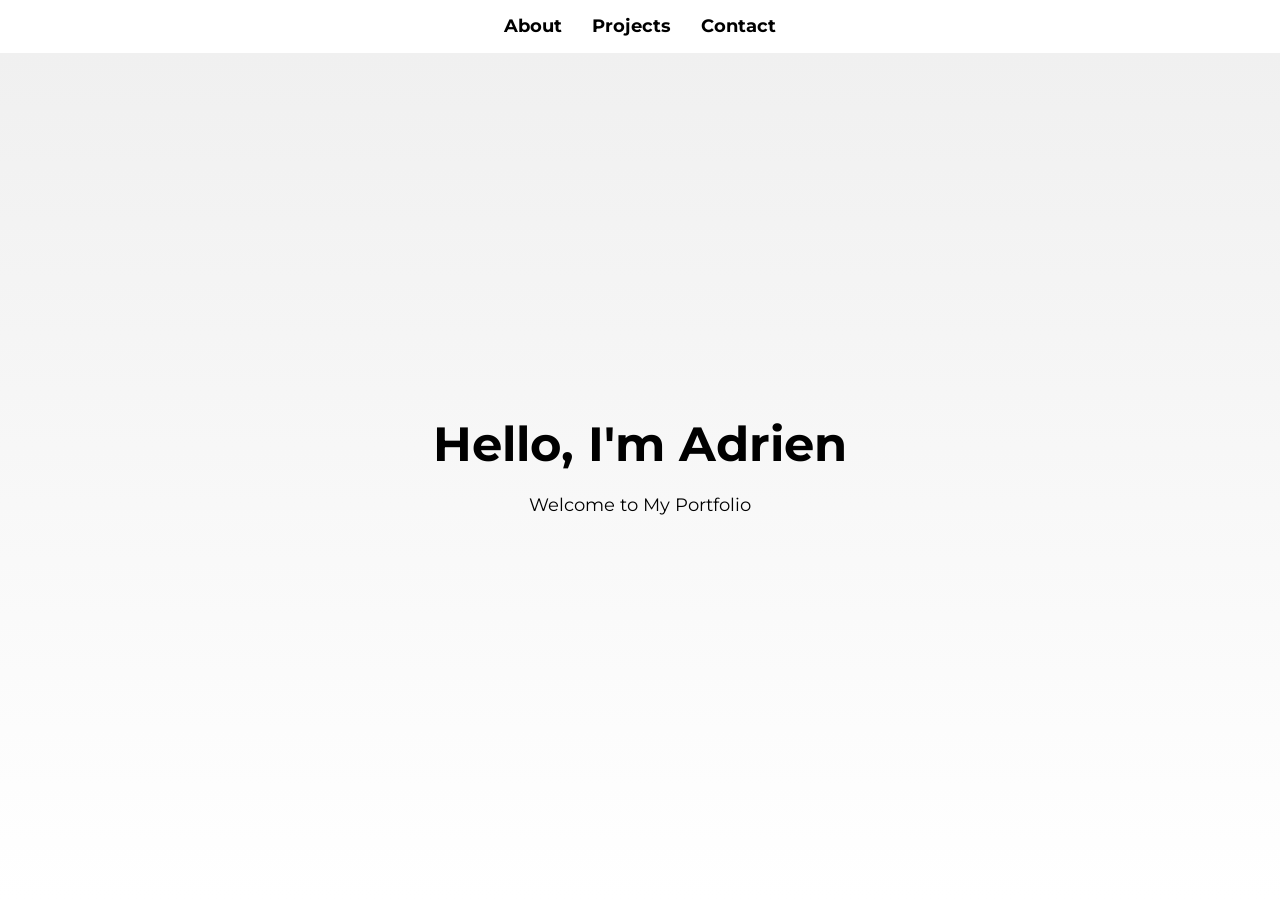
<file: index.html>
<!DOCTYPE html>
<html lang="en">
  <head>
  <meta charset="utf-8">
  <title>Adrien Ponce Portfolio</title>
  <meta name="description" content="">
  <meta name="viewport" content="width=device-width, initial-scale=1.0">
  <link rel="preconnect" href="https://fonts.googleapis.com">
  <link rel="preconnect" href="https://fonts.gstatic.com" crossorigin>
  <link href="https://fonts.googleapis.com/css2?family=Montserrat&display=swap" rel="stylesheet">
  <link rel="stylesheet" href="css/base.css">
  <link rel="stylesheet" href="css/index.css">
  </head>
  <body>   
    <nav> 
      <ul class="nav-links">
        <li><a href="#about">About</a></li>
        <li><a href="#projects">Projects</a></li>
        <li><a href="#contact">Contact</a></li>
      </ul>
    </nav>

    <section class="scroll-container">
            
      <header class="section snap-section centered-section hero">
        <h1>Hello, I'm Adrien</h1>
        <p>Welcome to My Portfolio</p>
      </header>
            
      <section id="about" class="section snap-section centered-section about">
        <h2>About Me</h2>
        <p>
          Computer science graduate with hands-on experience building full stack software using
          Python, FastAPI, React, SQL, and SQLModel. My projects span REST APIs, relational 
          databases, statistical modeling, server rendered web applications, and browser based
          games.
        </p>
        <p>
          I'm particularly interested in backend and full stack development, with a focus on
          building well structured applications and understanding how different layers of a 
          system work together. I continue to strengthen my skills through projects involving
          API design, data modeling, testing, application architecture, and frontend-backend 
          integration.
        </p>
      </section> 
            
      <section id="projects" class="section snap-section centered-section projects">
        <h2>Projects</h2>
        <h3>CLI Blackjack</h3>
        <p><i>Python • pytest • JSON</i></p>
        <ul class="projects-desc">
          <li>
            Built a Python CLI Blackjack game with modular game logic for splitting, insurance,
            wagering, payouts, and multi-hand turn control.
          </li>
          <li>
            Added JSON based player persistence and automated pytest coverage for core rules,
            storage, payouts, and terminal interaction.
          </li>
        </ul>
        <span class="quick-links">
            <a href="cli-blackjack.html">More Details</a>
        </span>
        </section> 

        <section class="section snap-section centered-section projects">
          <h2>Projects (Cont.)</h2>
          <h3>Blackjack App</h3>
          <p><i>Python • Flask • HTML/CSS</i></p>
          <ul class="projects-desc">
            <li>
              Built a Python/Flask Blackjack web application supporting splitting, doubling down,
              insurance, wager management, payouts, and a configurable sandbox bankroll.
            </li>
            <li>
              Structured game logic around behavior rich domain entities and a separate engine
              layer, using Flask sessions to serialize and restore game state across HTTP requests.
            </li>
          </ul>
          <span class="quick-links">
            <a href="blackjack-app.html">More Details</a>
          </span>
        </section> 

        <section class="section snap-section centered-section projects">
          <h2>Projects (Cont.)</h2>
          <h3>Asteroids App</h3>
          <p><i>JavaScript • HTML/CSS</i></p>
          <ul class="projects-desc">
            <li>
              Built a browser based Asteroids game with vanilla JavaScript and the HTML Canvas API,
              implementing a real time game loop, vector based movement, collision detection, and
              wave progression.
            </li>
            <li>
              Developed a reusable Vector2 math library and ES6 entity system for thrust, rotation,
              screen wrapping, projectile motion, and procedural asteroid rendering.
            </li>
          </ul>
          <span class="quick-links">
            <a href="asteroids-app.html">More Details</a>
          </span>
        </section> 

        <section class="section snap-section centered-section projects">
          <h2>Projects (Cont.)</h2>
          <h3>Soccer Prediction App</h3>
          <p><i>Python • FastAPI • React • SQLModel • SQLite</i></p>
          <ul class="projects-desc">
            <li>
              Developing a full stack soccer analytics and prediction application with React,
              FastAPI, SQLModel, SQLite.
            </li>
            <li>
              Designed a modular FastAPI backend with RESTful endpoints, validated response
              schemas, relational data models, and a dedicated analytics layer.
            </li>
            <li>
              Implemented a Poisson based prediction model using league scoring averages and
              normalized team attack/defense strengths to calculate expected goals and matchup
              probabilities.
            </li>
            <li>
              Built a React frontend with reusable components and route driven views for league
              standings, team profiles, historical matchups, and prediction results.
            </li>
          </ul>
          <div class="quick-links">
            <a 
              href="soccer-prediction-app.html" 
              target="_blank" 
              rel="noopener noreferrer"
            >
              More Details
            </a>
          </div>
        </section>
            
      <section id="skills" class="section snap-section centered-section skills">
        <h2>Skills</h2>
        <h3>Languages</h3>
        <ul class="skills-desc">
          <li>Python • JavaScript • SQL • HTML/CSS</li>
        </ul>
        <h3>Frameworks & Libraries</h3>
        <ul class="skills-desc">
          <li>FastAPI • React • SQLModel • Flask</li>
        </ul>
        <h3>Databases & Tools</h3>
        <ul class="skills-desc">
          <li>SQLite • Git • GitHub • pytest • Vitest</li>
        </ul>        
      </section> 

      <section id="contact" class="section snap-section centered-section contact">
        <h2>Contact</h2>
        <ul class="contact-links">
          <li><a 
            href="src/resume_adrien_ponce.pdf" 
            target="_blank" 
            rel="noopener"
          >
            Resume
          </a></li>
          <li><a 
            href="https://github.com/ponceae" 
            target="_blank" 
            rel="noopener"
          >
            GitHub
          </a></li>
          <li><a 
            href="https://linkedin.com/in/adrienponce" 
            target="_blank" 
            rel="noopener"
          >
            LinkedIn
          </a></li>
        </ul>
        <footer>©Adrien Ponce 2026</footer>  
      </section> 
    </section>   
  </body>
</html>
</file>
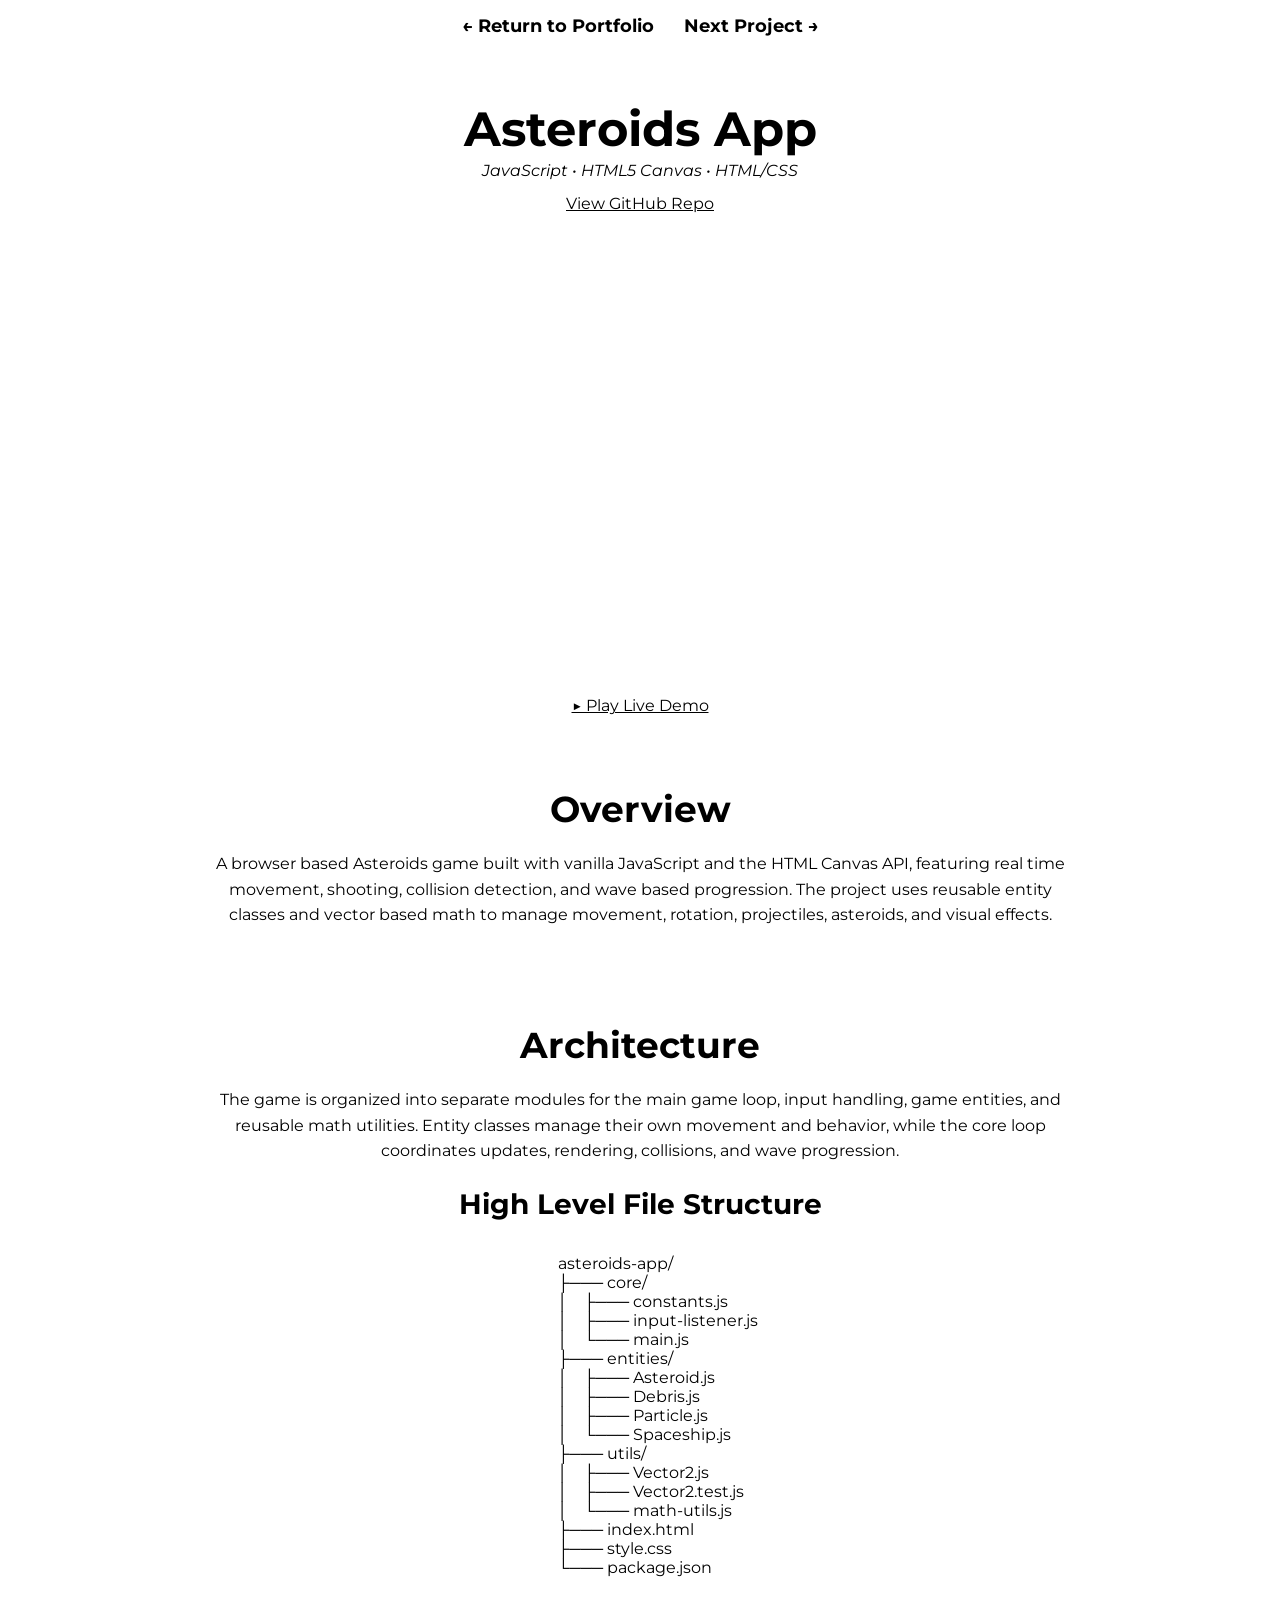
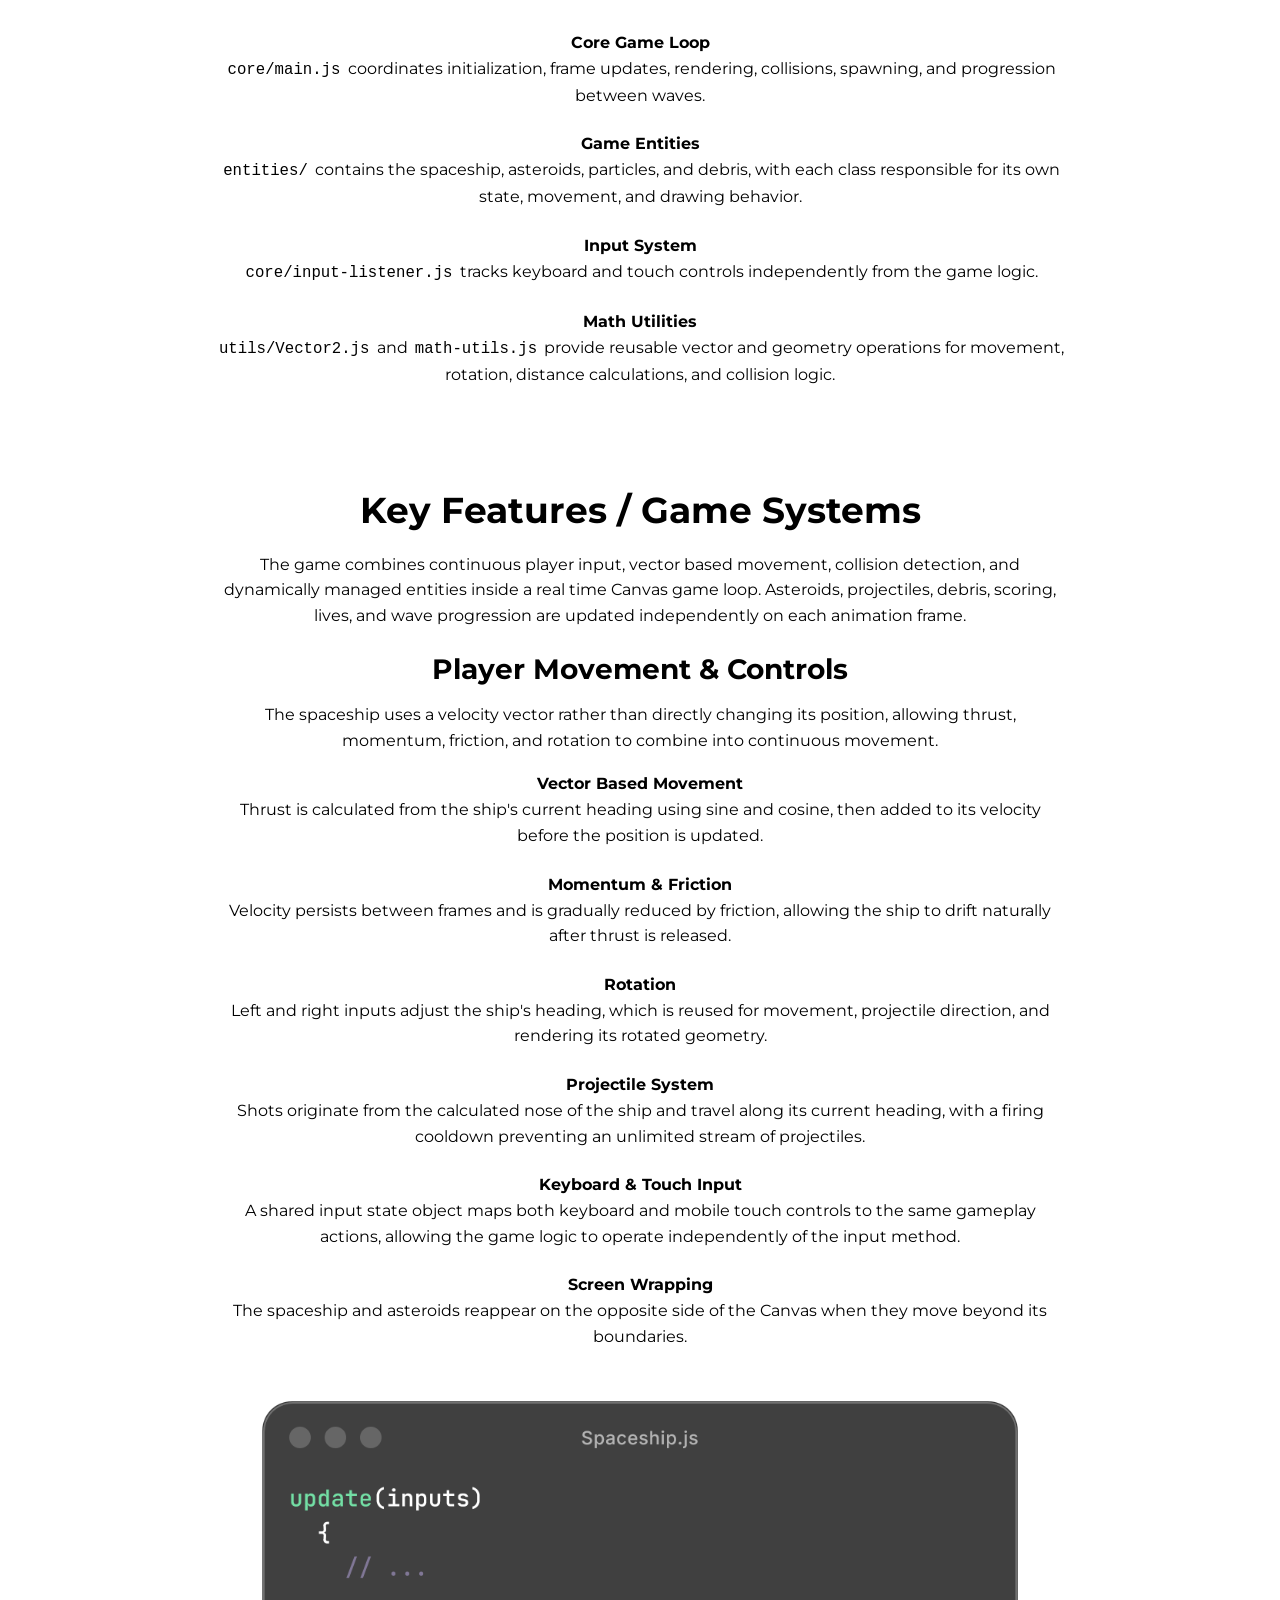
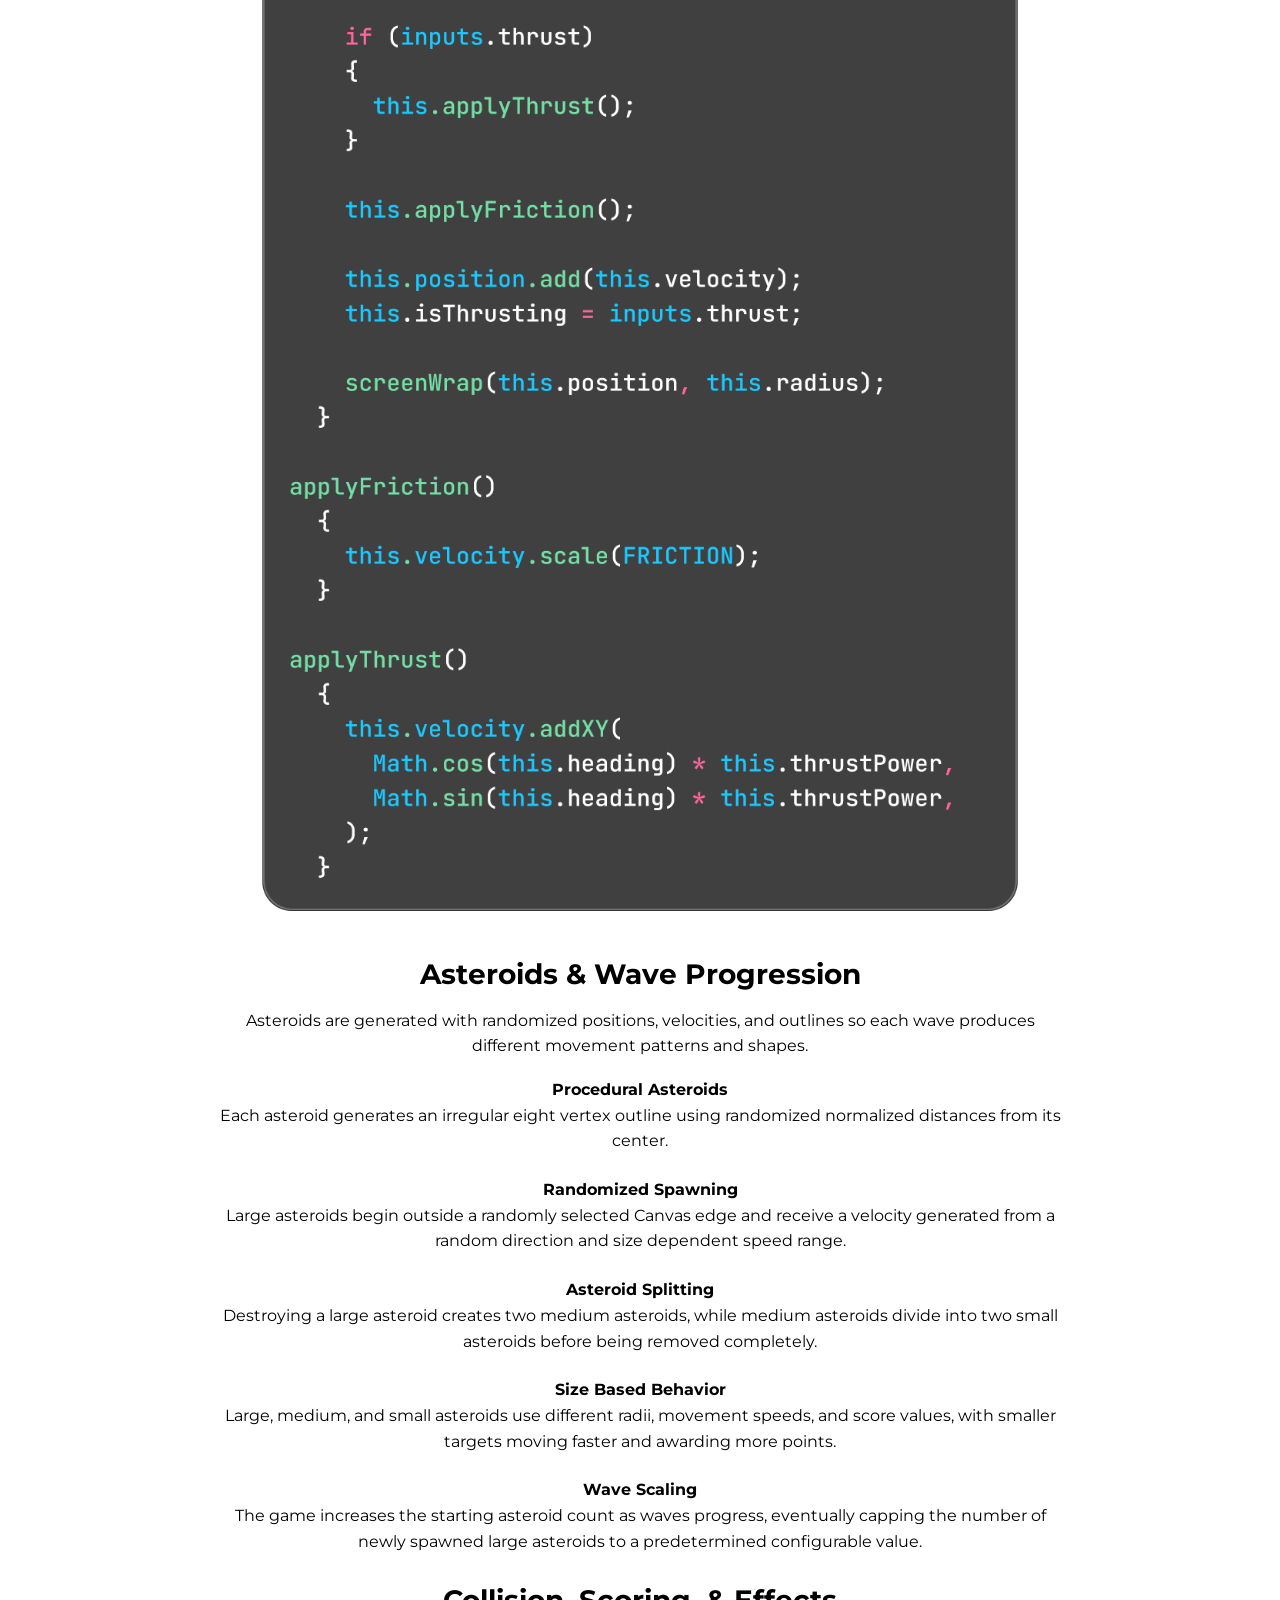
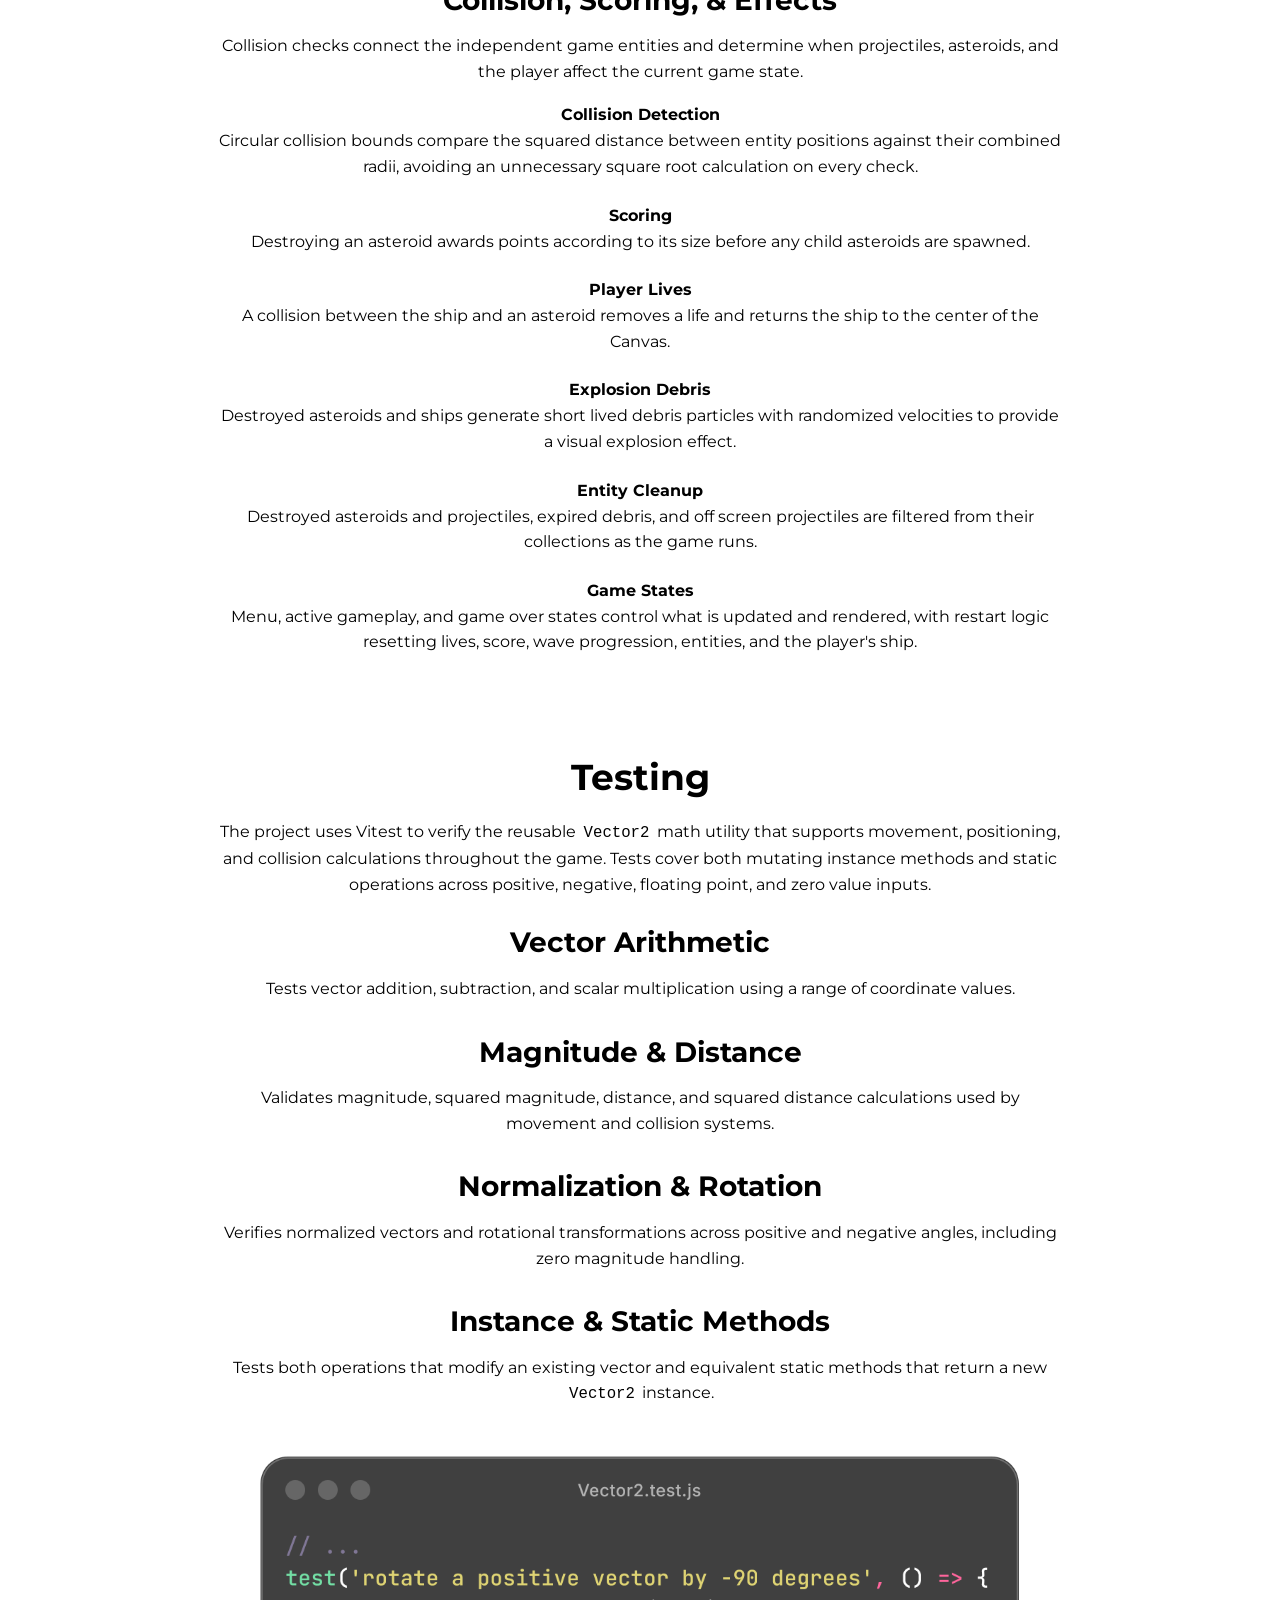
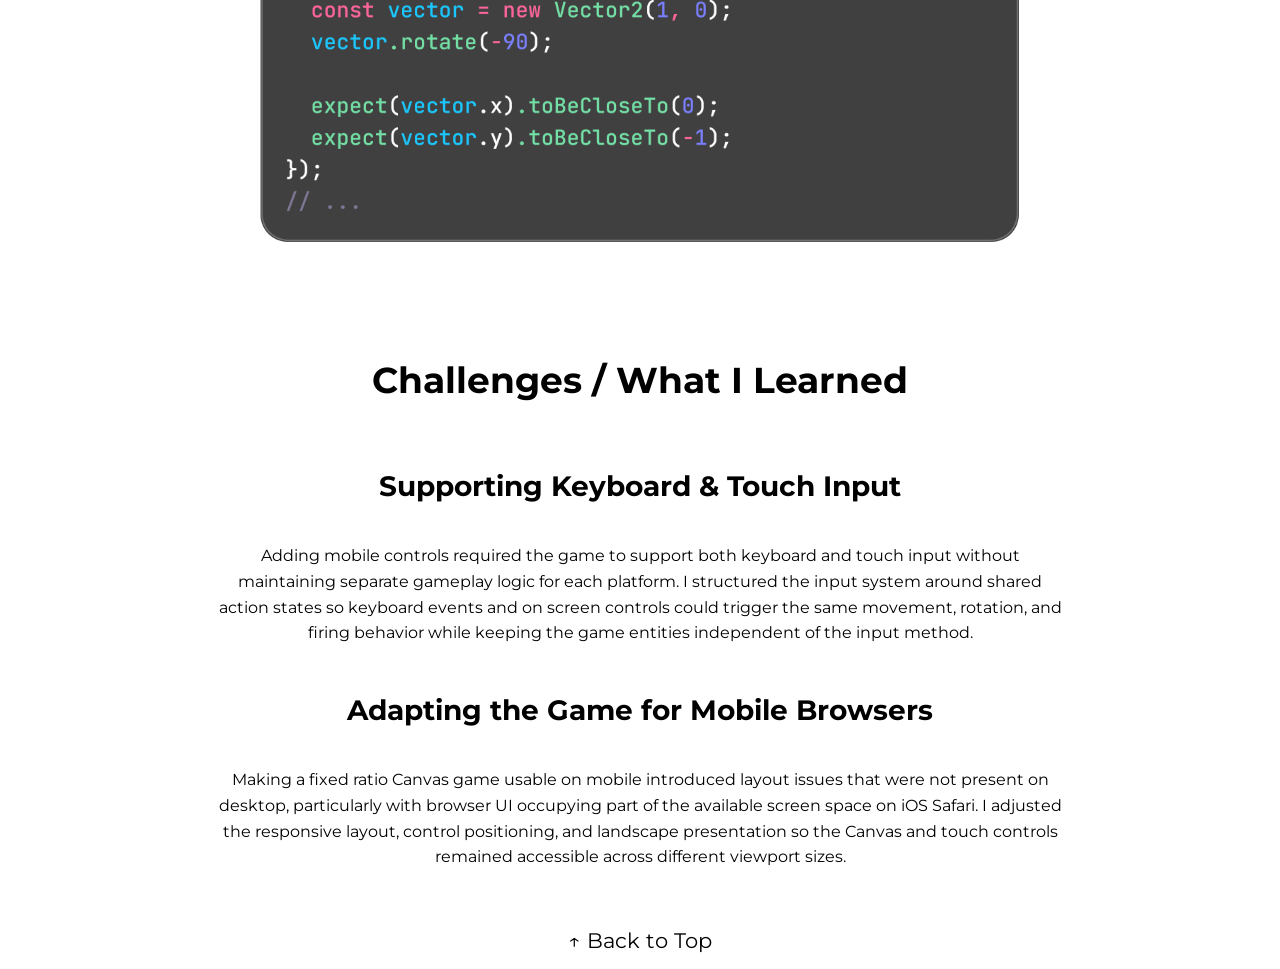
<file: asteroids-app.html>
<!DOCTYPE html>
<html lang="en">
  <head>
  <meta charset="utf-8">
  <title>Adrien Ponce Portfolio</title>
  <meta name="description" content="">
  <meta name="viewport" content="width=device-width, initial-scale=1.0">
  <link rel="preconnect" href="https://fonts.googleapis.com">
  <link rel="preconnect" href="https://fonts.gstatic.com" crossorigin>
  <link href="https://fonts.googleapis.com/css2?family=Montserrat&display=swap" rel="stylesheet">
  <link rel="stylesheet" href="css/base.css">
  <link rel="stylesheet" href="css/projects.css">
  </head>
  <body id="top">
    <nav> 
      <ul class="nav-links">
        <li>
          <a href="index.html">← Return to Portfolio</a>
        </li>
        <li>
          <a href="soccer-prediction-app.html">Next Project →</a>
        </li>
      </ul>
    </nav>

    <header class="section centered-section header">
      <h1>Asteroids App</h1>
      <p><i>JavaScript • HTML5 Canvas • HTML/CSS</i></p>
      <span class="quick-links">
        <a 
          href="https://github.com/ponceae/asteroids-app" 
          target="_blank" 
          rel="noopener noreferrer"
        >
          View GitHub Repo
        </a>
      </span>
      <video autoplay muted loop playsinline>
        <source src="src/media/asteroids-app-demo.mp4">
      </video>
    </header>

    <span class="quick-links">
      <a
        href="https://ponceae.github.io/asteroids-app/"
        target="_blank" 
        rel="noopener noreferrer"
      >
        ▶ Play Live Demo
      </a>
    </span>

    <section class="section centered-section overview">
      <h2>Overview</h2>
      <p>
        A browser based Asteroids game built with vanilla JavaScript and the HTML Canvas API, 
        featuring real time movement, shooting, collision detection, and wave based progression.
        The project uses reusable entity classes and vector based math to manage movement,
        rotation, projectiles, asteroids, and visual effects.
      </p>
    </section>

    <section class="section centered-section architecture">
      <div class="feature-group">
        <h2>Architecture</h2>
        <p>
          The game is organized into separate modules for the main game loop, input handling, 
          game entities, and reusable math utilities. Entity classes manage their own movement
          and behavior, while the core loop coordinates updates, rendering, collisions, and 
          wave progression.
        </p>

        <h3>High Level File Structure</h3>
        <pre class="pre-format">
          asteroids-app/
          ├─── core/
          │    ├─── constants.js 
          │    ├─── input-listener.js 
          │    └─── main.js
          ├─── entities/ 
          │    ├─── Asteroid.js 
          │    ├─── Debris.js 
          │    ├─── Particle.js 
          │    └─── Spaceship.js 
          ├─── utils/
          │    ├─── Vector2.js 
          │    ├─── Vector2.test.js 
          │    └─── math-utils.js
          ├─── index.html 
          ├─── style.css 
          └─── package.json
        </pre>
        
        <div class="feature-item">
          <h4>Core Game Loop</h4>
          <p>
            <code>core/main.js</code> coordinates initialization, frame updates, rendering, 
            collisions, spawning, and progression between waves. 
          </p>
        </div>

        <div class="feature-item">
          <h4>Game Entities</h4>
          <p>
            <code>entities/</code> contains the spaceship, asteroids, particles, and debris, with 
            each class responsible for its own state, movement, and drawing behavior.
          </p>
        </div>

        <div class="feature-item">
          <h4>Input System</h4>
          <p>
            <code>core/input-listener.js</code> tracks keyboard and touch controls independently 
            from the game logic.
          </p>
        </div>

        <div class="feature-item">
          <h4>Math Utilities</h4>
          <p>
            <code>utils/Vector2.js</code> and <code>math-utils.js</code> provide reusable vector 
            and geometry operations for movement, rotation, distance calculations, and collision 
            logic. 
          </p>
        </div>
      </div>
    </section>

    <section class="section centered-section features">
      <h2>Key Features / Game Systems</h2>
      <p>
        The game combines continuous player input, vector based movement, collision detection, and 
        dynamically managed entities inside a real time Canvas game loop. Asteroids, projectiles,
        debris, scoring, lives, and wave progression are updated independently on each 
        animation frame.
      </p>
      <div class="feature-group">
        <h3>Player Movement & Controls</h3>
        <p>
          The spaceship uses a velocity vector rather than directly changing its position, allowing 
          thrust, momentum, friction, and rotation to combine into continuous movement.
        </p>

        <div class="feature-item">
          <h4>Vector Based Movement</h4>
          <p>
            Thrust is calculated from the ship's current heading using sine and cosine, then added 
            to its velocity before the position is updated.
          </p>
        </div>

        <div class="feature-item">
          <h4>Momentum & Friction</h4>
          <p>
            Velocity persists between frames and is gradually reduced by friction, allowing the 
            ship to drift naturally after thrust is released.
          </p>
        </div>

        <div class="feature-item">
          <h4>Rotation</h4>
          <p>
            Left and right inputs adjust the ship's heading, which is reused for movement, 
            projectile direction, and rendering its rotated geometry.
          </p>
        </div>

        <div class="feature-item">
          <h4>Projectile System</h4>
          <p>
            Shots originate from the calculated nose of the ship and travel along its current 
            heading, with a firing cooldown preventing an unlimited stream of projectiles.
          </p>
        </div>

        <div class="feature-item">
          <h4>Keyboard & Touch Input</h4>
          <p>
            A shared input state object maps both keyboard and mobile touch controls to the same 
            gameplay actions, allowing the game logic to operate independently of the input method.
          </p>
        </div>

        <div class="feature-item">
          <h4>Screen Wrapping</h4>
          <p>
            The spaceship and asteroids reappear on the opposite side of the Canvas when they move
            beyond its boundaries.
          </p>
        </div>
      </div>
      
      <img 
        class="code-snippet"
        src="src/media/spaceship_snippet.png"
        alt="JavaScript Spaceship update() method"
      />

      <div class="feature-group">
        <h3>Asteroids & Wave Progression</h3>
        <p>
          Asteroids are generated with randomized positions, velocities, and outlines so each wave 
          produces different movement patterns and shapes.
        </p>

        <div class="feature-item">
          <h4>Procedural Asteroids</h4>
          <p>
            Each asteroid generates an irregular eight vertex outline using randomized normalized 
            distances from its center.
          </p>
        </div>

        <div class="feature-item">
          <h4>Randomized Spawning</h4>
          <p>
            Large asteroids begin outside a randomly selected Canvas edge and receive a velocity 
            generated from a random direction and size dependent speed range.
          </p>
        </div>

        <div class="feature-item">
          <h4>Asteroid Splitting</h4>
          <p>
            Destroying a large asteroid creates two medium asteroids, while medium asteroids divide
            into two small asteroids before being removed completely.
          </p>
        </div>

        <div class="feature-item">
          <h4>Size Based Behavior</h4>
          <p>
            Large, medium, and small asteroids use different radii, movement speeds, and score 
            values, with smaller targets moving faster and awarding more points.
          </p>
        </div>

        <div class="feature-item">
          <h4>Wave Scaling</h4>
          <p>
            The game increases the starting asteroid count as waves progress, eventually capping 
            the number of newly spawned large asteroids to a predetermined configurable value.
          </p>
        </div>
      </div>

      <div class="feature-group">
        <h3>Collision, Scoring, & Effects</h3>
        <p>
          Collision checks connect the independent game entities and determine when projectiles, 
          asteroids, and the player affect the current game state.
        </p>

        <div class="feature-item">
          <h4>Collision Detection</h4>
          <p>
            Circular collision bounds compare the squared distance between entity positions against 
            their combined radii, avoiding an unnecessary square root calculation on every check.
          </p>
        </div>

        <div class="feature-item">
          <h4>Scoring</h4>
          <p>
            Destroying an asteroid awards points according to its size before any child asteroids 
            are spawned.
          </p>
        </div>

        <div class="feature-item">
          <h4>Player Lives</h4>
          <p>
            A collision between the ship and an asteroid removes a life and returns the ship to the 
            center of the Canvas.
          </p>
        </div>

        <div class="feature-item">
          <h4>Explosion Debris</h4>
          <p>
            Destroyed asteroids and ships generate short lived debris particles with randomized 
            velocities to provide a visual explosion effect.
          </p>
        </div>

        <div class="feature-item">
          <h4>Entity Cleanup</h4>
          <p>
            Destroyed asteroids and projectiles, expired debris, and off screen projectiles are
            filtered from their collections as the game runs.
          </p>
        </div>

        <div class="feature-item">
          <h4>Game States</h4>
          <p>
            Menu, active gameplay, and game over states control what is updated and rendered, with 
            restart logic resetting lives, score, wave progression, entities, and the player's 
            ship.
          </p>
        </div>
      </div>
    </section>
    
    <section class="section centered-section testing">
      <h2>Testing</h2>
      <p>
        The project uses Vitest to verify the reusable <code>Vector2</code> math utility that
        supports movement, positioning, and collision calculations throughout the game. Tests
        cover both mutating instance methods and static operations across positive, negative,
        floating point, and zero value inputs.
      </p>

      <div class="feature-item">
        <h3>Vector Arithmetic</h3>
        <p>
          Tests vector addition, subtraction, and scalar multiplication using a range of
          coordinate values.
        </p>
      </div>

      <div class="feature-item">
        <h3>Magnitude & Distance</h3>
        <p>
          Validates magnitude, squared magnitude, distance, and squared distance calculations 
          used by movement and collision systems.
        </p>
      </div>

      <div class="feature-item">
        <h3>Normalization & Rotation</h3>
        <p>
          Verifies normalized vectors and rotational transformations across positive and negative 
          angles, including zero magnitude handling.
        </p>
      </div>

      <div class="feature-item">
        <h3>Instance & Static Methods</h3>
        <p>
          Tests both operations that modify an existing vector and equivalent static methods that 
          return a new <code>Vector2</code> instance.
        </p>
      </div>
      <img 
        class="code-snippet"
        src="src/media/vector2_test_snippet.png"
        alt="JavaScript Vitest test rotation snippet"
      />
    </section>

    <section class="section centered-section conclusion">
      <div class="challenges">
        <h2>Challenges / What I Learned</h2>
        <h3>Supporting Keyboard & Touch Input</h3>
        <p>
          Adding mobile controls required the game to support both keyboard and touch input without 
          maintaining separate gameplay logic for each platform. I structured the input system
          around shared action states so keyboard events and on screen controls could trigger 
          the same movement, rotation, and firing behavior while keeping the game entities 
          independent of the input method.
        </p>
        <h3>Adapting the Game for Mobile Browsers</h3>
        <p>
          Making a fixed ratio Canvas game usable on mobile introduced layout issues that were 
          not present on desktop, particularly with browser UI occupying part of the available 
          screen space on iOS Safari. I adjusted the responsive layout, control positioning, 
          and landscape presentation so the Canvas and touch controls remained accessible across
          different viewport sizes.
        </p>
      </div>
    </section>
    <span class="quick-links bt-top">
      <a href="#top">↑ Back to Top</a>
    </span>
  </body>
  </html>
</file>
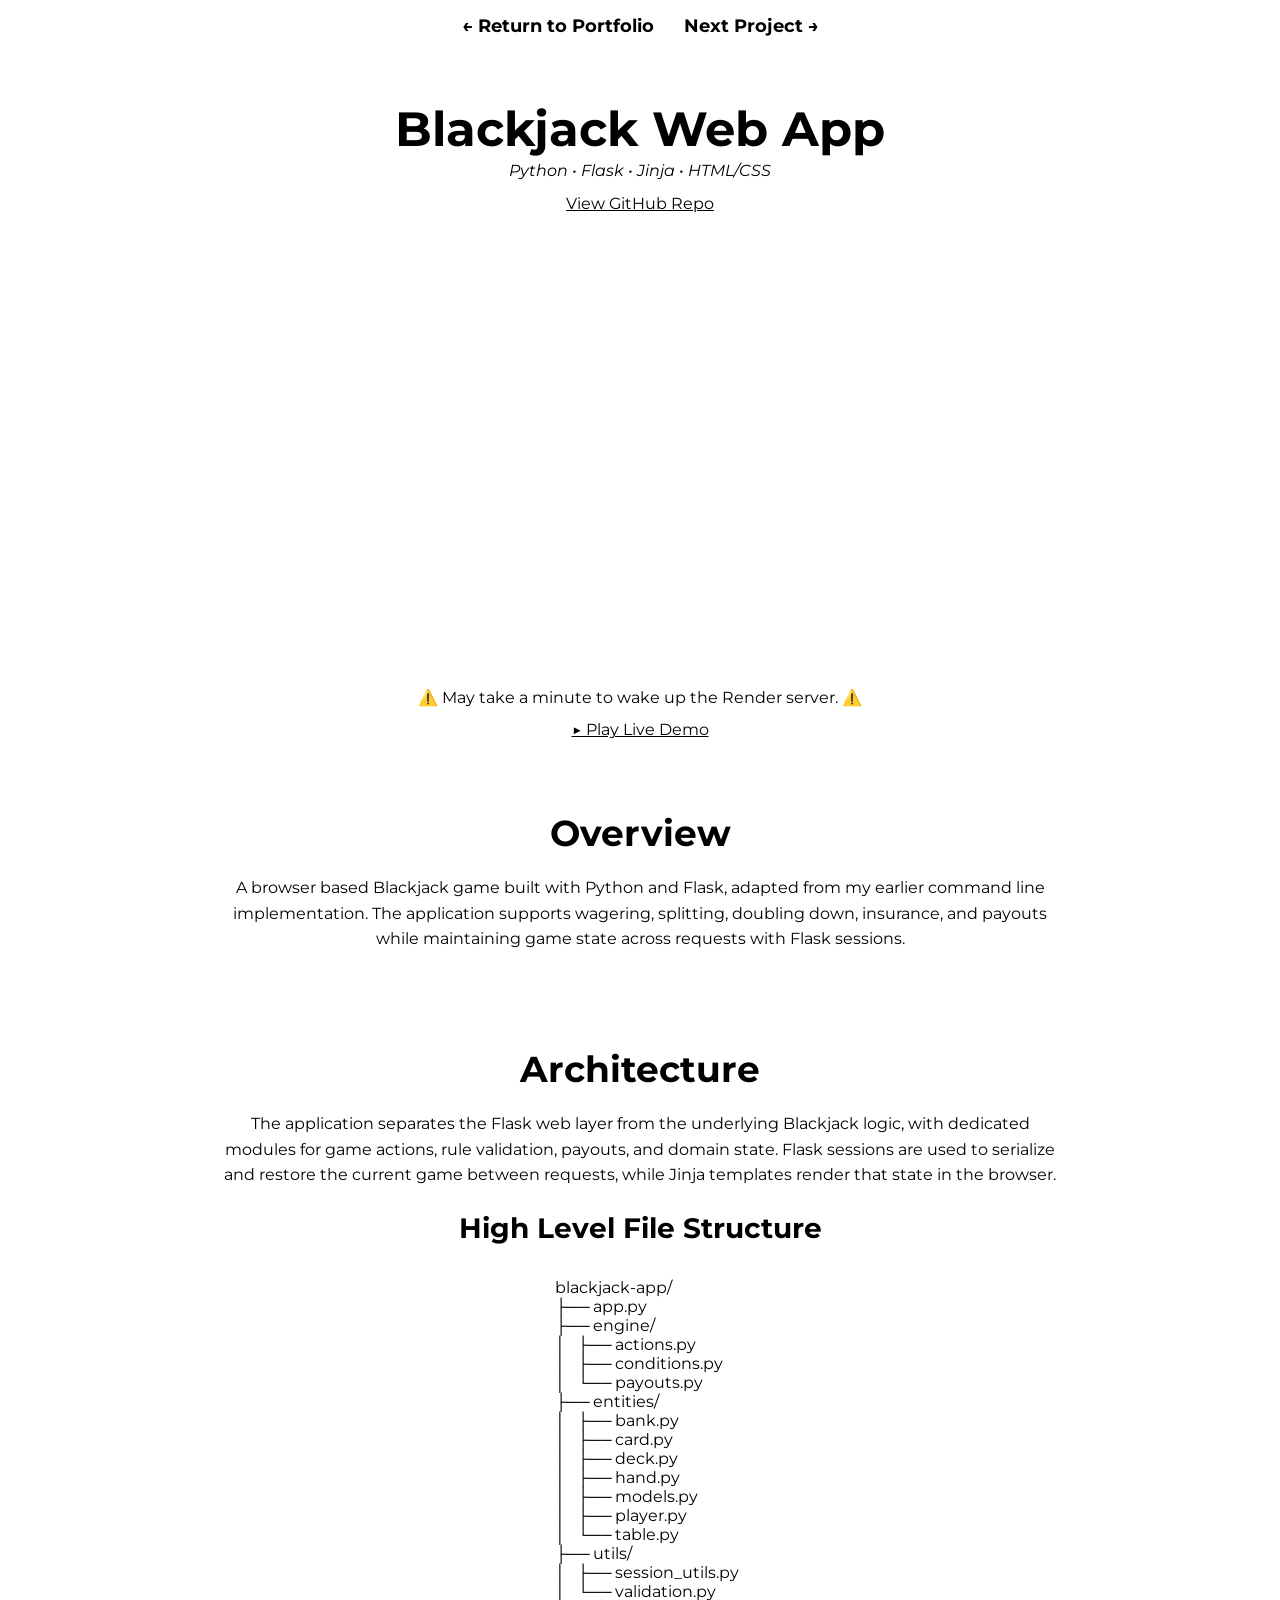
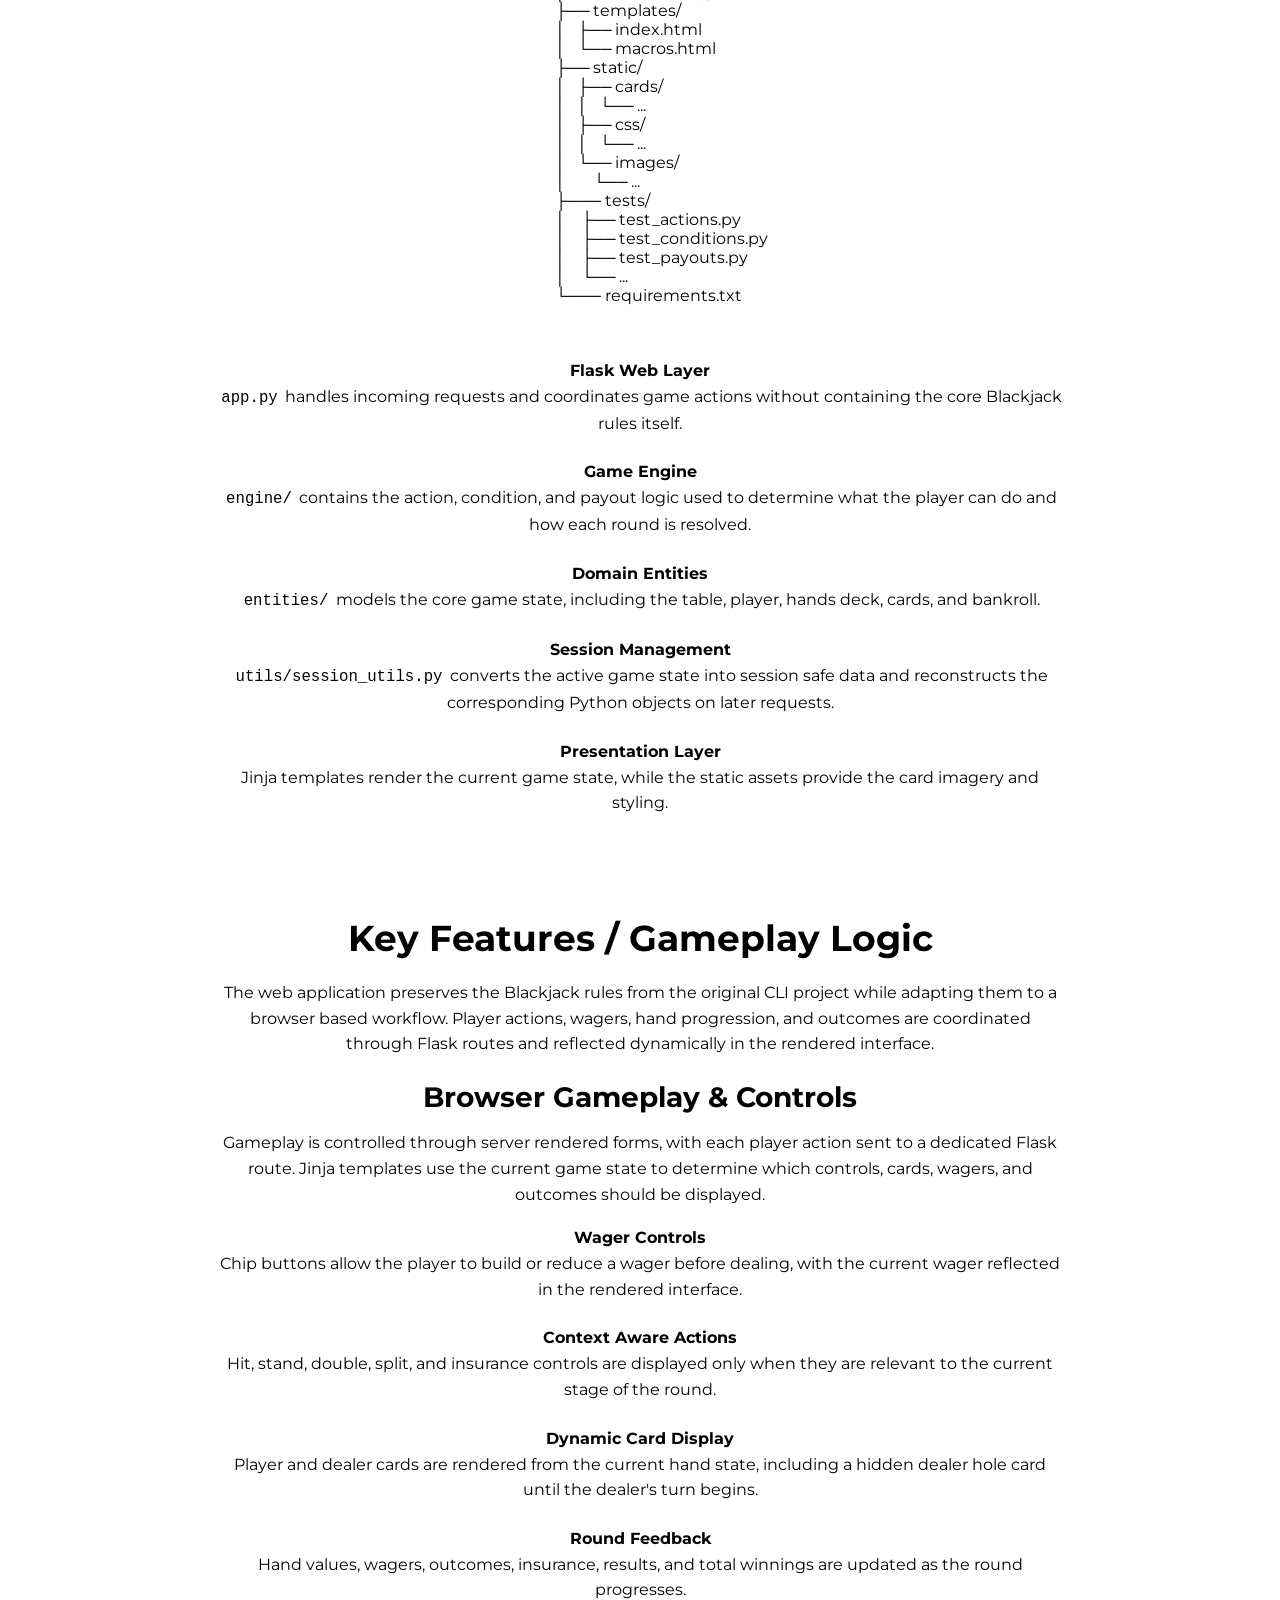
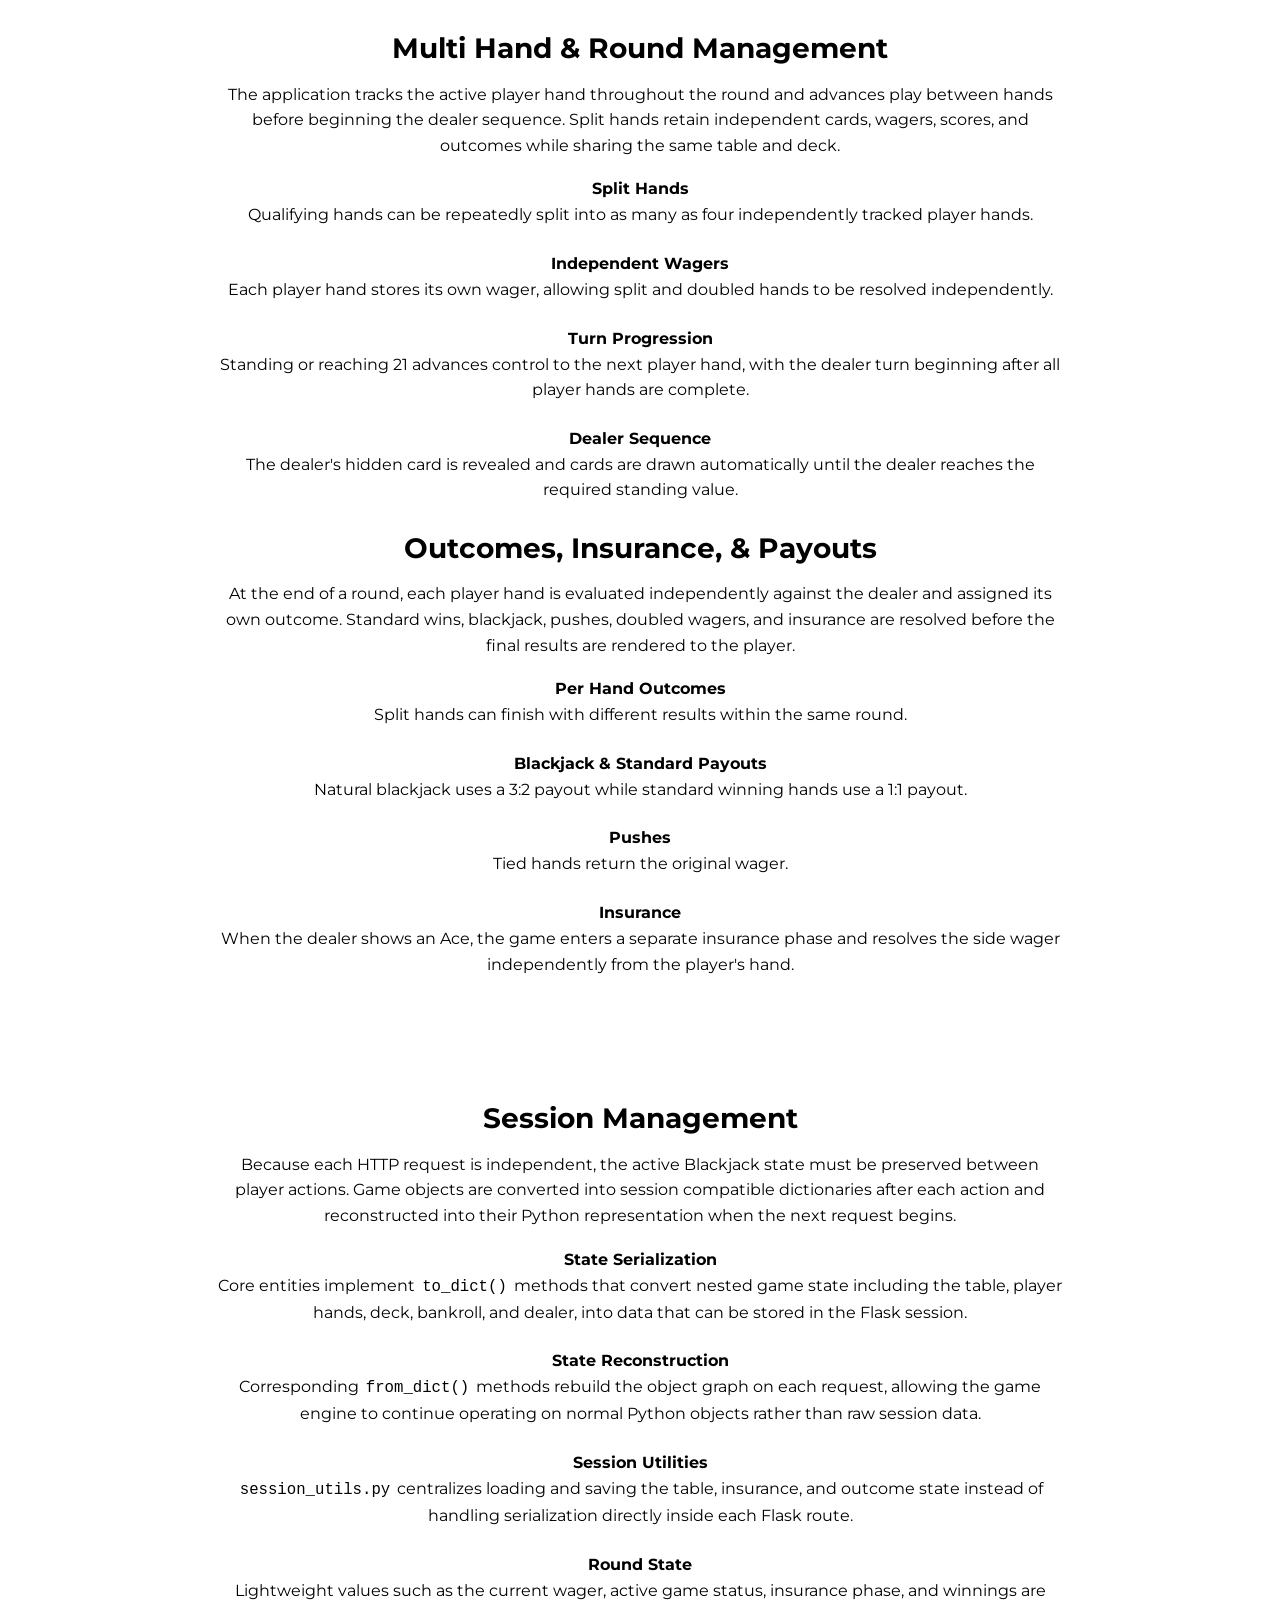
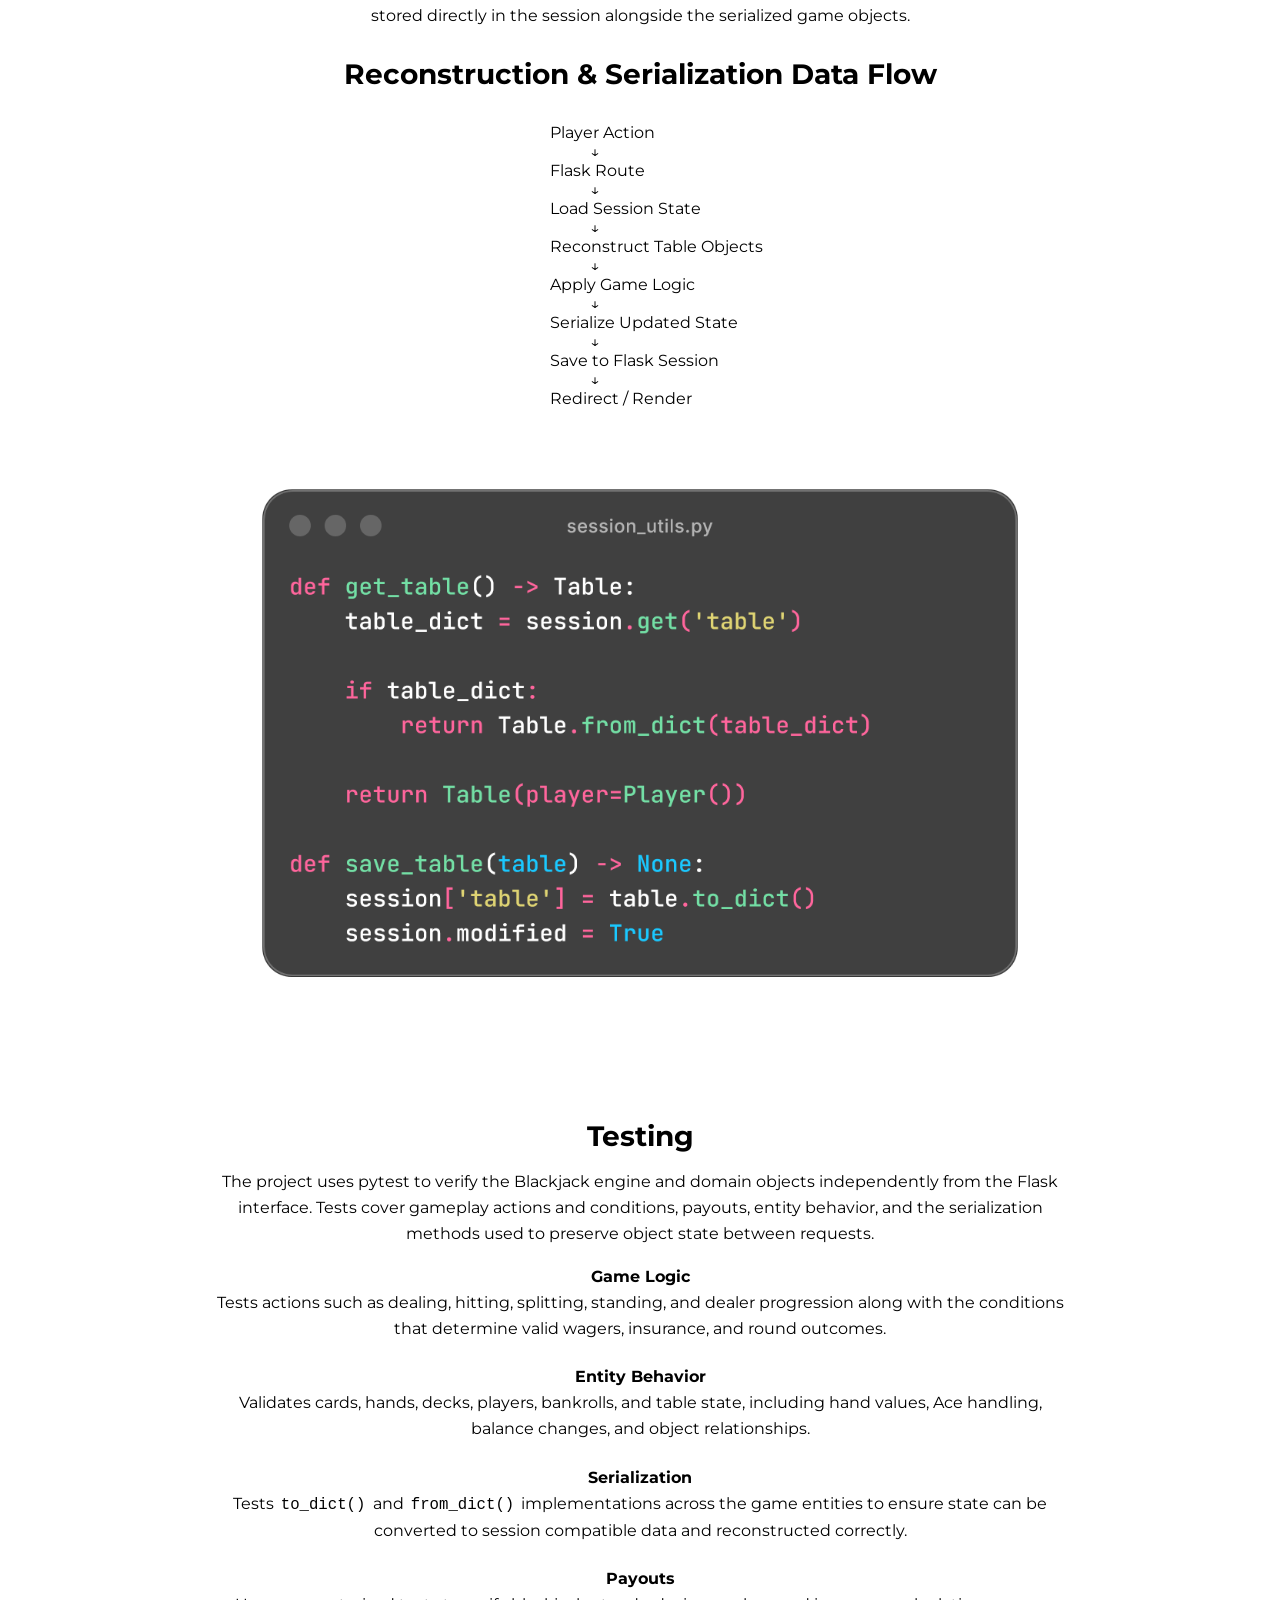
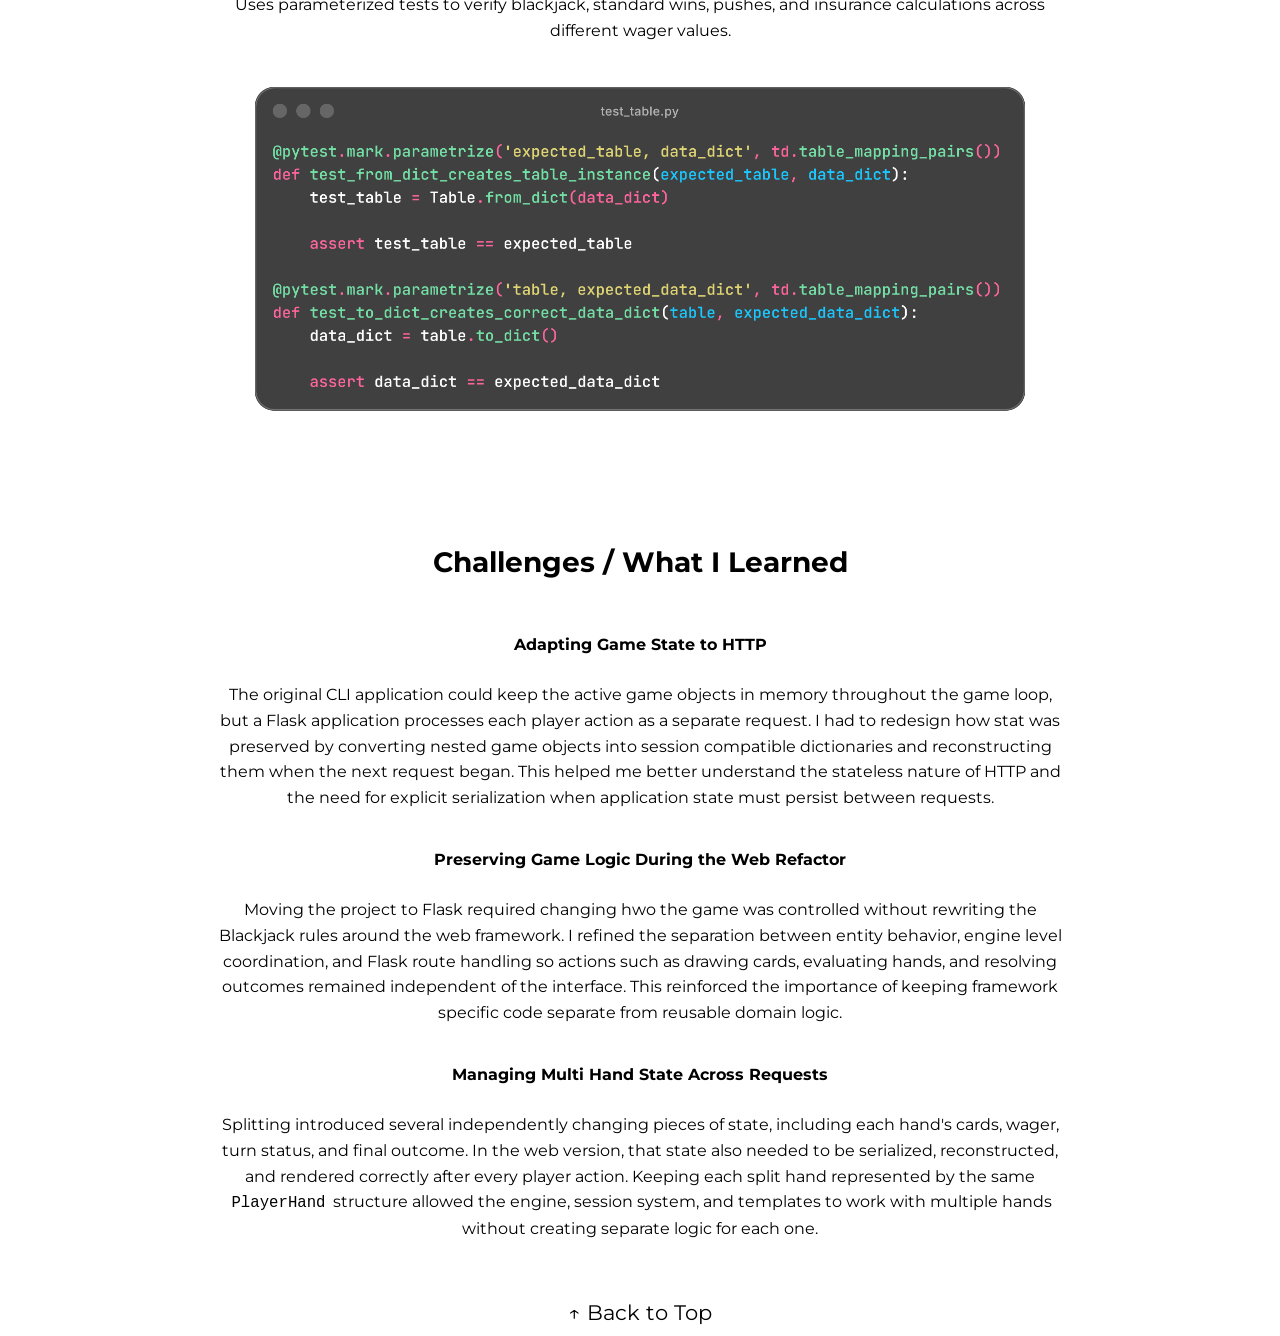
<file: blackjack-app.html>
<!DOCTYPE html>
<html lang="en">
  <head>
  <meta charset="utf-8">
  <title>Adrien Ponce Portfolio</title>
  <meta name="description" content="">
  <meta name="viewport" content="width=device-width, initial-scale=1.0">
  <link rel="preconnect" href="https://fonts.googleapis.com">
  <link rel="preconnect" href="https://fonts.gstatic.com" crossorigin>
  <link href="https://fonts.googleapis.com/css2?family=Montserrat&display=swap" rel="stylesheet">
  <link rel="stylesheet" href="css/base.css">
  <link rel="stylesheet" href="css/projects.css">
  </head>
  <body id="top">
    <nav> 
      <ul class="nav-links">
        <li>
          <a href="index.html">← Return to Portfolio</a>
        </li>
        <li>
          <a href="asteroids-app.html">Next Project →</a>
        </li>
      </ul>
    </nav>

    <header class="section centered-section header">
      <h1>Blackjack Web App</h1>
      <p><i>Python • Flask • Jinja • HTML/CSS</i></p>
      <span class="quick-links">
        <a 
          href="https://github.com/ponceae/blackjack-app" 
          target="_blank" 
          rel="noopener noreferrer"
        >
          View GitHub Repo
        </a>
      </span>
      <video autoplay muted loop playsinline>
        <source src="src/media/blackjack-app-demo.mp4">
      </video>
    </header>

    <span class="quick-links">
      <span class="server-warning">
        ⚠️ May take a minute to wake up the Render server. ⚠️
      </span>
      <a
        href="https://blackjack-app-7wfr.onrender.com/"
        target="_blank" 
        rel="noopener noreferrer"
      >
        ▶ Play Live Demo
      </a>
    </span>

    <section class="section centered-section overview">
      <h2>Overview</h2>
      <p>
        A browser based Blackjack game built with Python and Flask, adapted from my earlier
        command line implementation. The application supports wagering, splitting, doubling down,
        insurance, and payouts while maintaining game state across requests with Flask sessions.
      </p>
    </section>

    <section class="section centered-section architecture">
      <div class="feature-group">
        <h2>Architecture</h2>
        <p>
          The application separates the Flask web layer from the underlying Blackjack logic, with 
          dedicated modules for game actions, rule validation, payouts, and domain state. Flask 
          sessions are used to serialize and restore the current game between requests, while 
          Jinja templates render that state in the browser.
        </p>
        <h3>High Level File Structure</h3>
        <pre class="pre-format">
            blackjack-app/
            ├── app.py
            ├── engine/
            │   ├── actions.py
            │   ├── conditions.py 
            │   └── payouts.py 
            ├── entities/
            │   ├── bank.py 
            │   ├── card.py 
            │   ├── deck.py 
            │   ├── hand.py 
            │   ├── models.py 
            │   ├── player.py 
            │   └── table.py
            ├── utils/
            │   ├── session_utils.py 
            │   └── validation.py
            ├── templates/
            │   ├── index.html 
            │   └── macros.html
            ├── static/
            │   ├── cards/ 
            │   │   └── ...
            │   ├── css/ 
            │   │   └── ...
            │   └── images/
            │       └── ...
            ├─── tests/
            │    ├── test_actions.py 
            │    ├── test_conditions.py 
            │    ├── test_payouts.py 
            │    └── ...
            └─── requirements.txt
        </pre>
        
        <div class="feature-item">
          <h4>Flask Web Layer</h4>
          <p>
            <code>app.py</code> handles incoming requests and coordinates game actions without 
            containing the core Blackjack rules itself.
          </p>
        </div>

        <div class="feature-item">
          <h4>Game Engine</h4>
          <p>
            <code>engine/</code> contains the action, condition, and payout logic used to 
            determine what the player can do and how each round is resolved. 
          </p>
        </div>

        <div class="feature-item">
          <h4>Domain Entities</h4>
          <p>
            <code>entities/</code> models the core game state, including the table, player, hands 
            deck, cards, and bankroll.
          </p>
        </div>

        <div class="feature-item">
          <h4>Session Management</h4>
          <p>
            <code>utils/session_utils.py</code> converts the active game state into session safe 
            data and reconstructs the corresponding Python objects on later requests.
          </p>
        </div>

        <div class="feature-item">
          <h4>Presentation Layer</h4>
          <p>
            Jinja templates render the current game state, while the static assets provide the card 
            imagery and styling.
          </p>
        </div>
      </div>
    </section>

    <section class="section centered-section features">
      <h2>Key Features / Gameplay Logic</h2>
        <p>
          The web application preserves the Blackjack rules from the original CLI project while 
          adapting them to a browser based workflow. Player actions, wagers, hand progression, and
          outcomes are coordinated through Flask routes and reflected dynamically in the rendered 
          interface.
        </p>

      <div class="feature-group">
        <h3>Browser Gameplay & Controls</h3>
        <p>
          Gameplay is controlled through server rendered forms, with each player action sent to a 
          dedicated Flask route. Jinja templates use the current game state to determine which 
          controls, cards, wagers, and outcomes should be displayed.
        </p>

        <div class="feature-item">
          <h4>Wager Controls</h4>
          <p>
            Chip buttons allow the player to build or reduce a wager before dealing, with the 
            current wager reflected in the rendered interface.
          </p>
        </div>

        <div class="feature-item">
          <h4>Context Aware Actions</h4>
          <p>
            Hit, stand, double, split, and insurance controls are displayed only when they are 
            relevant to the current stage of the round.
          </p>
        </div>

        <div class="feature-item">
          <h4>Dynamic Card Display</h4>
          <p>
            Player and dealer cards are rendered from the current hand state, including a hidden 
            dealer hole card until the dealer's turn begins.
          </p>
        </div>

        <div class="feature-item">
          <h4>Round Feedback</h4>
          <p>
            Hand values, wagers, outcomes, insurance, results, and total winnings are updated as
            the round progresses.
          </p>
        </div>
      </div>

      <div class="feature-group">
        <h3>Multi Hand & Round Management</h3>
        <p>
          The application tracks the active player hand throughout the round and advances play 
          between hands before beginning the dealer sequence. Split hands retain independent cards,
          wagers, scores, and outcomes while sharing the same table and deck.
        </p>

        <div class="feature-item">
          <h4>Split Hands</h4>
          <p>
            Qualifying hands can be repeatedly split into as many as four independently tracked 
            player hands.
          </p>
        </div>

        <div class="feature-item">
          <h4>Independent Wagers</h4>
          <p>
            Each player hand stores its own wager, allowing split and doubled hands to be 
            resolved independently.
          </p>
        </div>

        <div class="feature-item">
          <h4>Turn Progression</h4>
          <p>
            Standing or reaching 21 advances control to the next player hand, with the dealer turn
            beginning after all player hands are complete.
          </p>
        </div>

        <div class="feature-item">
          <h4>Dealer Sequence</h4>
          <p>
            The dealer's hidden card is revealed and cards are drawn automatically until the 
            dealer reaches the required standing value.
          </p>
        </div>
      </div>

      <div class="feature-group">
        <h3>Outcomes, Insurance, & Payouts</h3>
        <p>
          At the end of a round, each player hand is evaluated independently against the dealer 
          and assigned its own outcome. Standard wins, blackjack, pushes, doubled wagers, and 
          insurance are resolved before the final results are rendered to the player.
        </p>

        <div class="feature-item">
          <h4>Per Hand Outcomes</h4>
          <p>
            Split hands can finish with different results within the same round.
          </p>
        </div>

        <div class="feature-item">
          <h4>Blackjack & Standard Payouts</h4>
          <p>
            Natural blackjack uses a 3:2 payout while standard winning hands use a 1:1 payout.
          </p>
        </div>

        <div class="feature-item">
          <h4>Pushes</h4>
          <p>
            Tied hands return the original wager.
          </p>
        </div>

        <div class="feature-item">
          <h4>Insurance</h4>
          <p>
            When the dealer shows an Ace, the game enters a separate insurance phase and resolves 
            the side wager independently from the player's hand.
          </p>
        </div>
    </section>
    
    <section class="section centered-section session-man">
      <div class="feature-group">
        <h3>Session Management</h3>
        <p>
          Because each HTTP request is independent, the active Blackjack state must be preserved 
          between player actions. Game objects are converted into session compatible dictionaries 
          after each action and reconstructed into their Python representation when the next 
          request begins.
        </p>

        <div class="feature-item">
          <h4>State Serialization</h4>
          <p>
            Core entities implement <code>to_dict()</code> methods that convert nested game state 
            including the table, player hands, deck, bankroll, and dealer, into data that can be 
            stored in the Flask session.
          </p>
        </div>

        <div class="feature-item">
          <h4>State Reconstruction</h4>
          <p>
            Corresponding <code>from_dict()</code> methods rebuild the object graph on each
            request, allowing the game engine to continue operating on normal Python objects rather
            than raw session data.
          </p>
        </div>

        <div class="feature-item">
          <h4>Session Utilities</h4>
          <p>
            <code>session_utils.py</code> centralizes loading and saving the table, insurance, and 
            outcome state instead of handling serialization directly inside each Flask route.
          </p>
        </div>

        <div class="feature-item">
          <h4>Round State</h4>
          <p>
            Lightweight values such as the current wager, active game status, insurance phase, and
            winnings are stored directly in the session alongside the serialized game objects.
          </p>
        </div>
      </div>

      <h3>Reconstruction & Serialization Data Flow</h3>
      <pre class="pre-format">
        Player Action 
                  &darr;
        Flask Route
                  &darr;
        Load Session State
                  &darr;
        Reconstruct Table Objects
                  &darr;
        Apply Game Logic
                  &darr;
        Serialize Updated State
                  &darr;
        Save to Flask Session
                  &darr;
        Redirect / Render
      </pre>
      <img 
        class="code-snippet"
        src="src/media/table_serialization_snippet.png"
        alt="Python object reconstructor and serializer"
      />
    </section>

    <section class="section centered-section testing">
      <div class="feature-group">
        <h3>Testing</h3>
        <p>
          The project uses pytest to verify the Blackjack engine and domain objects independently
          from the Flask interface. Tests cover gameplay actions and conditions, payouts, entity 
          behavior, and the serialization methods used to preserve object state between requests.
        </p>

        <div class="feature-item">
          <h4>Game Logic</h4>
          <p>
            Tests actions such as dealing, hitting, splitting, standing, and dealer progression
            along with the conditions that determine valid wagers, insurance, and round outcomes.
          </p>
        </div>

        <div class="feature-item">
          <h4>Entity Behavior</h4>
          <p>
            Validates cards, hands, decks, players, bankrolls, and table state, including hand
            values, Ace handling, balance changes, and object relationships.
          </p>
        </div>

        <div class="feature-item">
          <h4>Serialization</h4>
          <p>
            Tests <code>to_dict()</code> and <code>from_dict()</code> implementations across the
            game entities to ensure state can be converted to session compatible data and 
            reconstructed correctly.
          </p>
        </div>

        <div class="feature-item">
          <h4>Payouts</h4>
          <p>
            Uses parameterized tests to verify blackjack, standard wins, pushes, and insurance 
            calculations across different wager values.
          </p>
        </div>
      </div>
      <img 
        class="code-snippet"
        src="src/media/table_test_snippet.png"
        alt="Python table serializer and reconstructor snippet"
      />
    </section>

    <section class="section centered-section conclusion">
      <div class="challenges">
        <h3>Challenges / What I Learned</h3>
        <h4>Adapting Game State to HTTP</h4>
        <p>
          The original CLI application could keep the active game objects in memory throughout the 
          game loop, but a Flask application processes each player action as a separate request. I
          had to redesign how stat was preserved by converting nested game objects into session 
          compatible dictionaries and reconstructing them when the next request began. This helped 
          me better understand the stateless nature of HTTP and the need for explicit serialization 
          when application state must persist between requests.
        </p>
        <h4>Preserving Game Logic During the Web Refactor</h4>
        <p>
          Moving the project to Flask required changing hwo the game was controlled without
          rewriting the Blackjack rules around the web framework. I refined the separation between 
          entity behavior, engine level coordination, and Flask route handling so actions such as 
          drawing cards, evaluating hands, and resolving outcomes remained independent of the 
          interface. This reinforced the importance of keeping framework specific code separate 
          from reusable domain logic.
        </p>
        <h4>Managing Multi Hand State Across Requests</h4>
        <p>
          Splitting introduced several independently changing pieces of state, including each 
          hand's cards, wager, turn status, and final outcome. In the web version, that state also
          needed to be serialized, reconstructed, and rendered correctly after every player action.
          Keeping each split hand represented by the same <code>PlayerHand</code> structure 
          allowed the engine, session system, and templates to work with multiple hands without 
          creating separate logic for each one.
        </p>
      </div>
    </section>
    <span class="quick-links bt-top">
      <a href="#top">↑ Back to Top</a>
    </span>
  </body>
  </html>
</file>
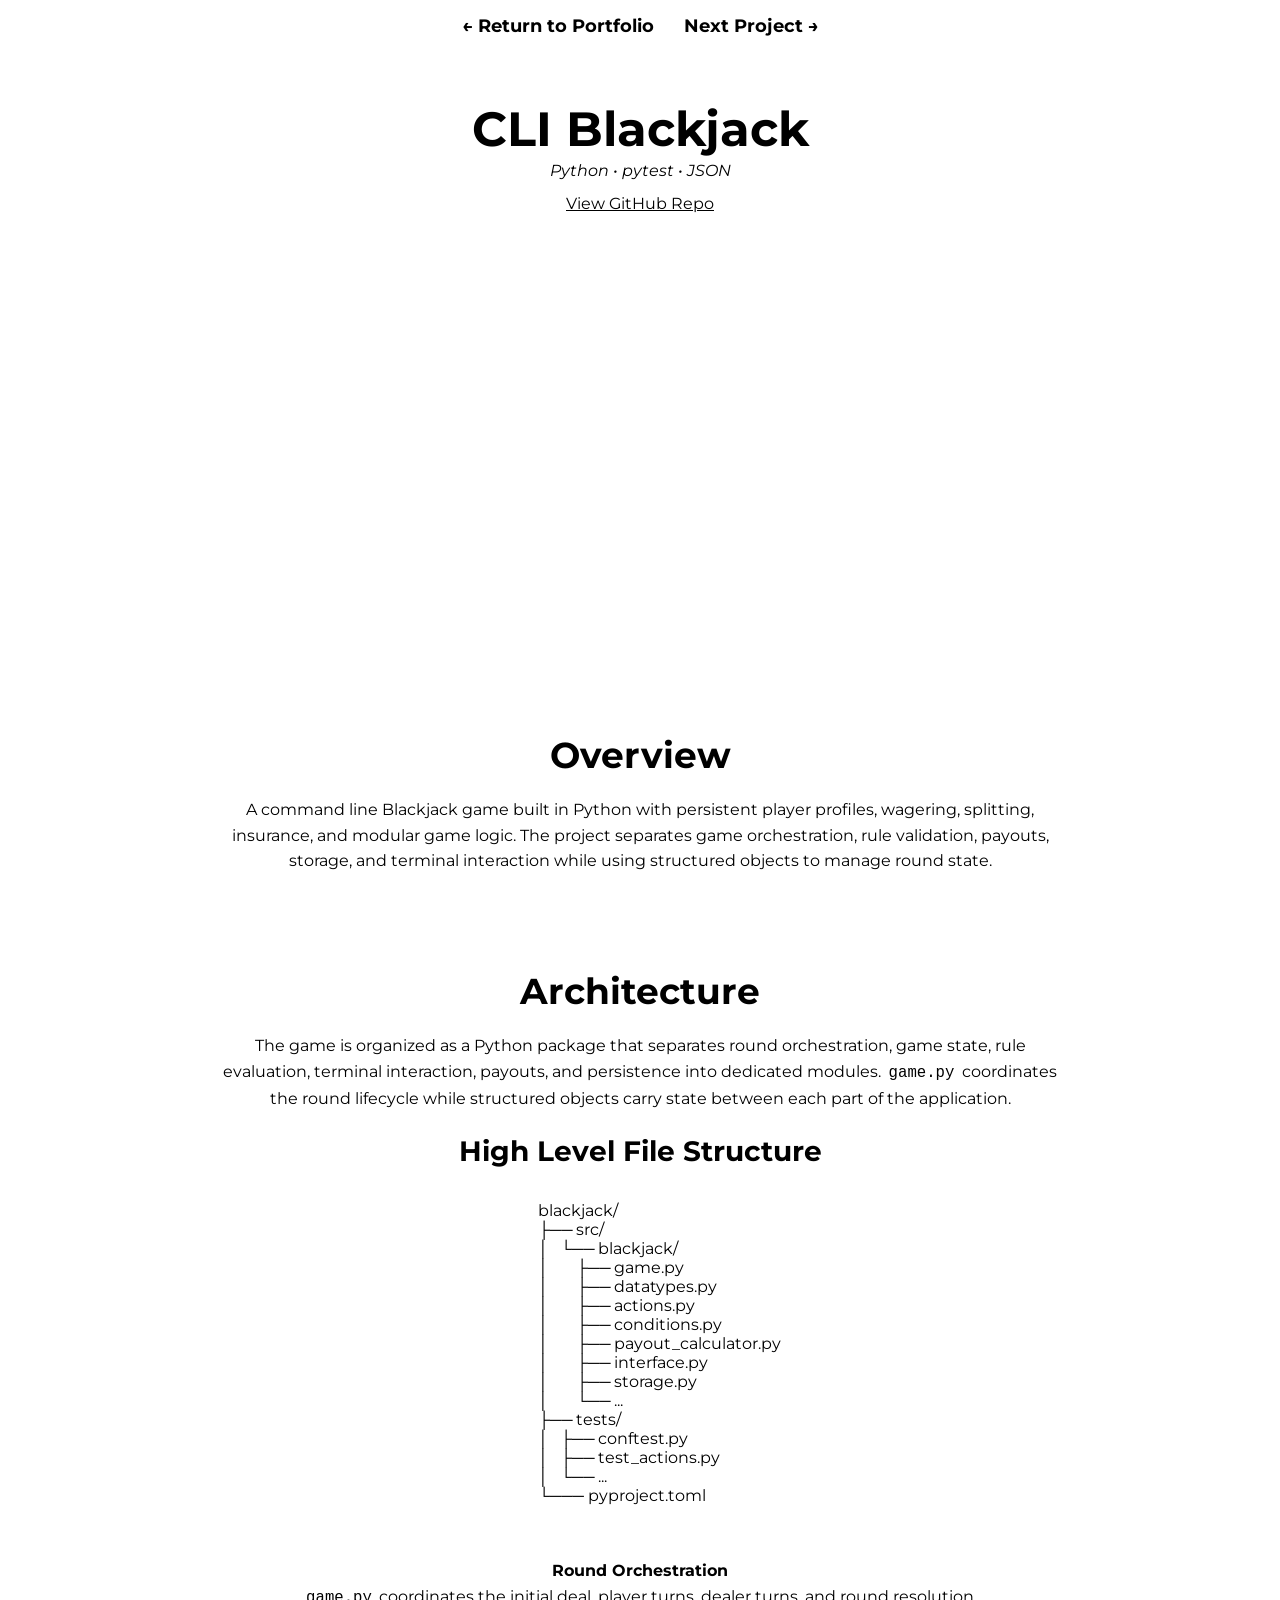
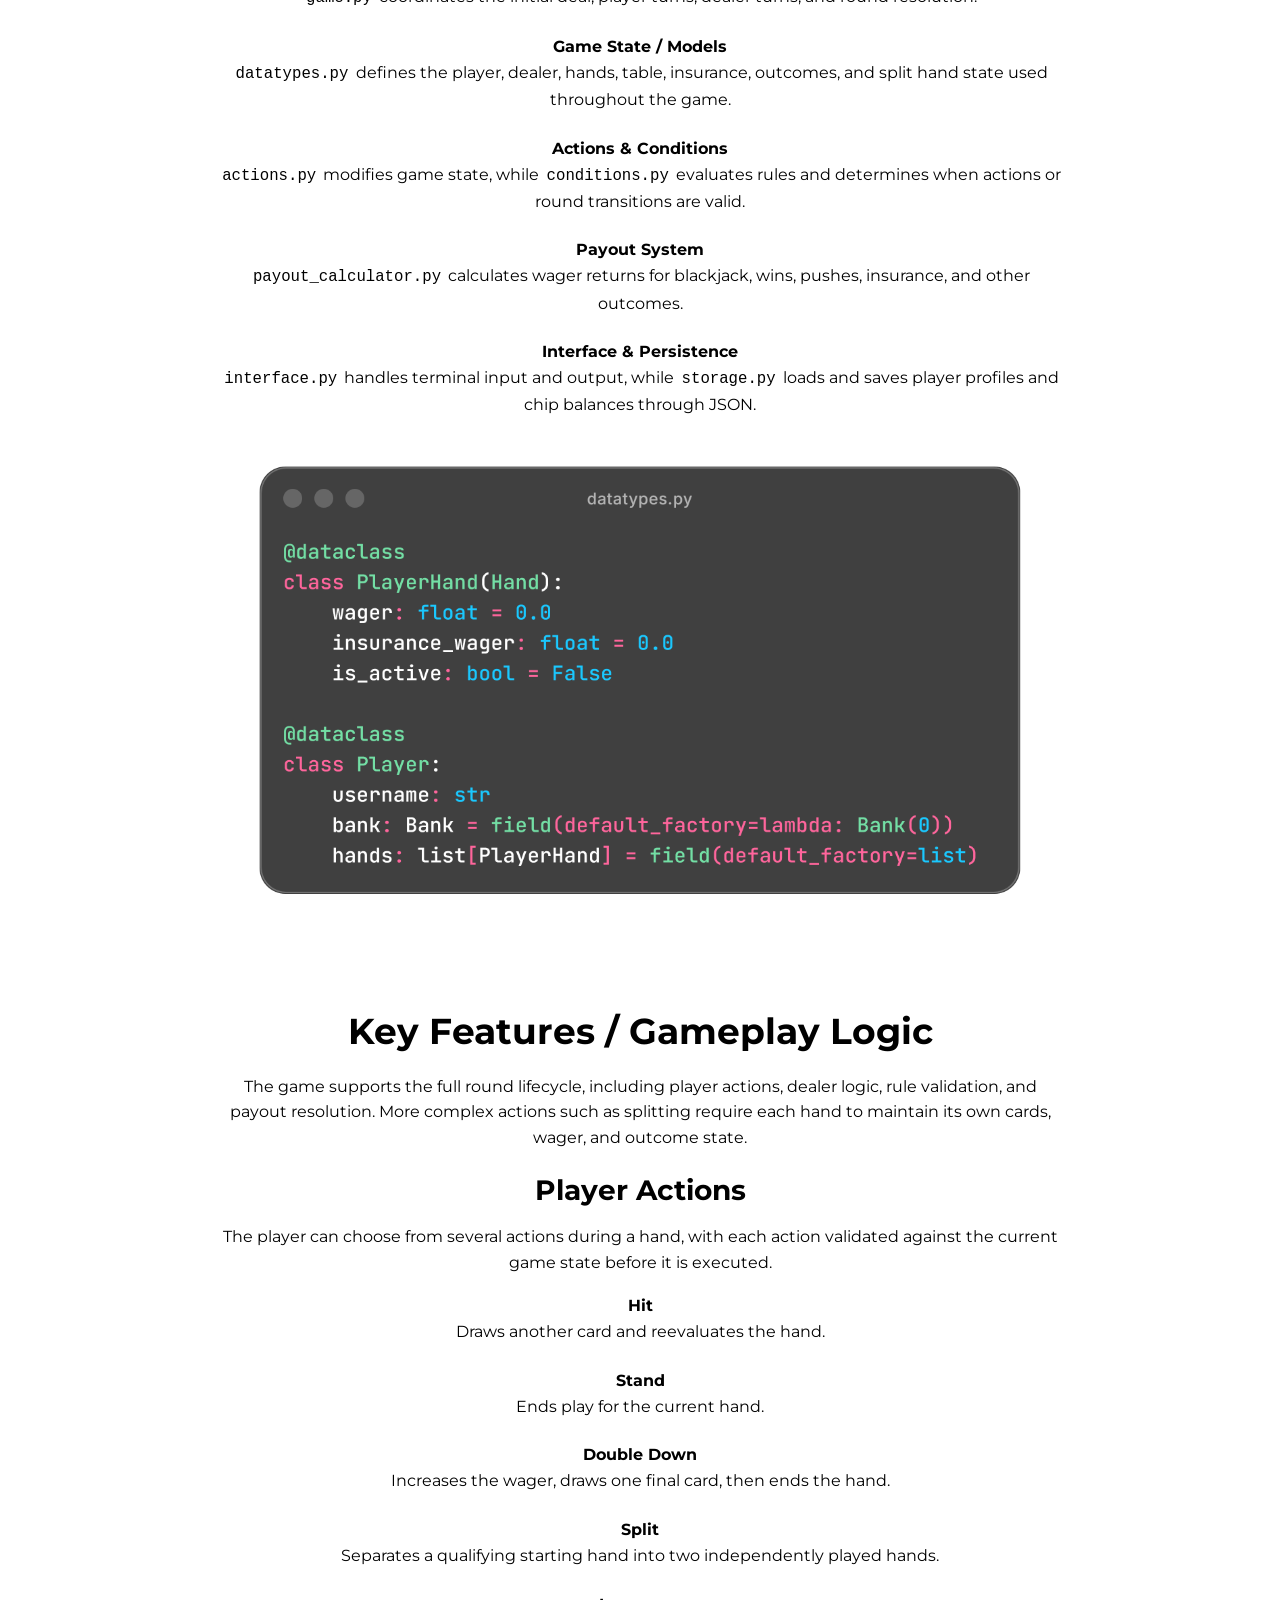
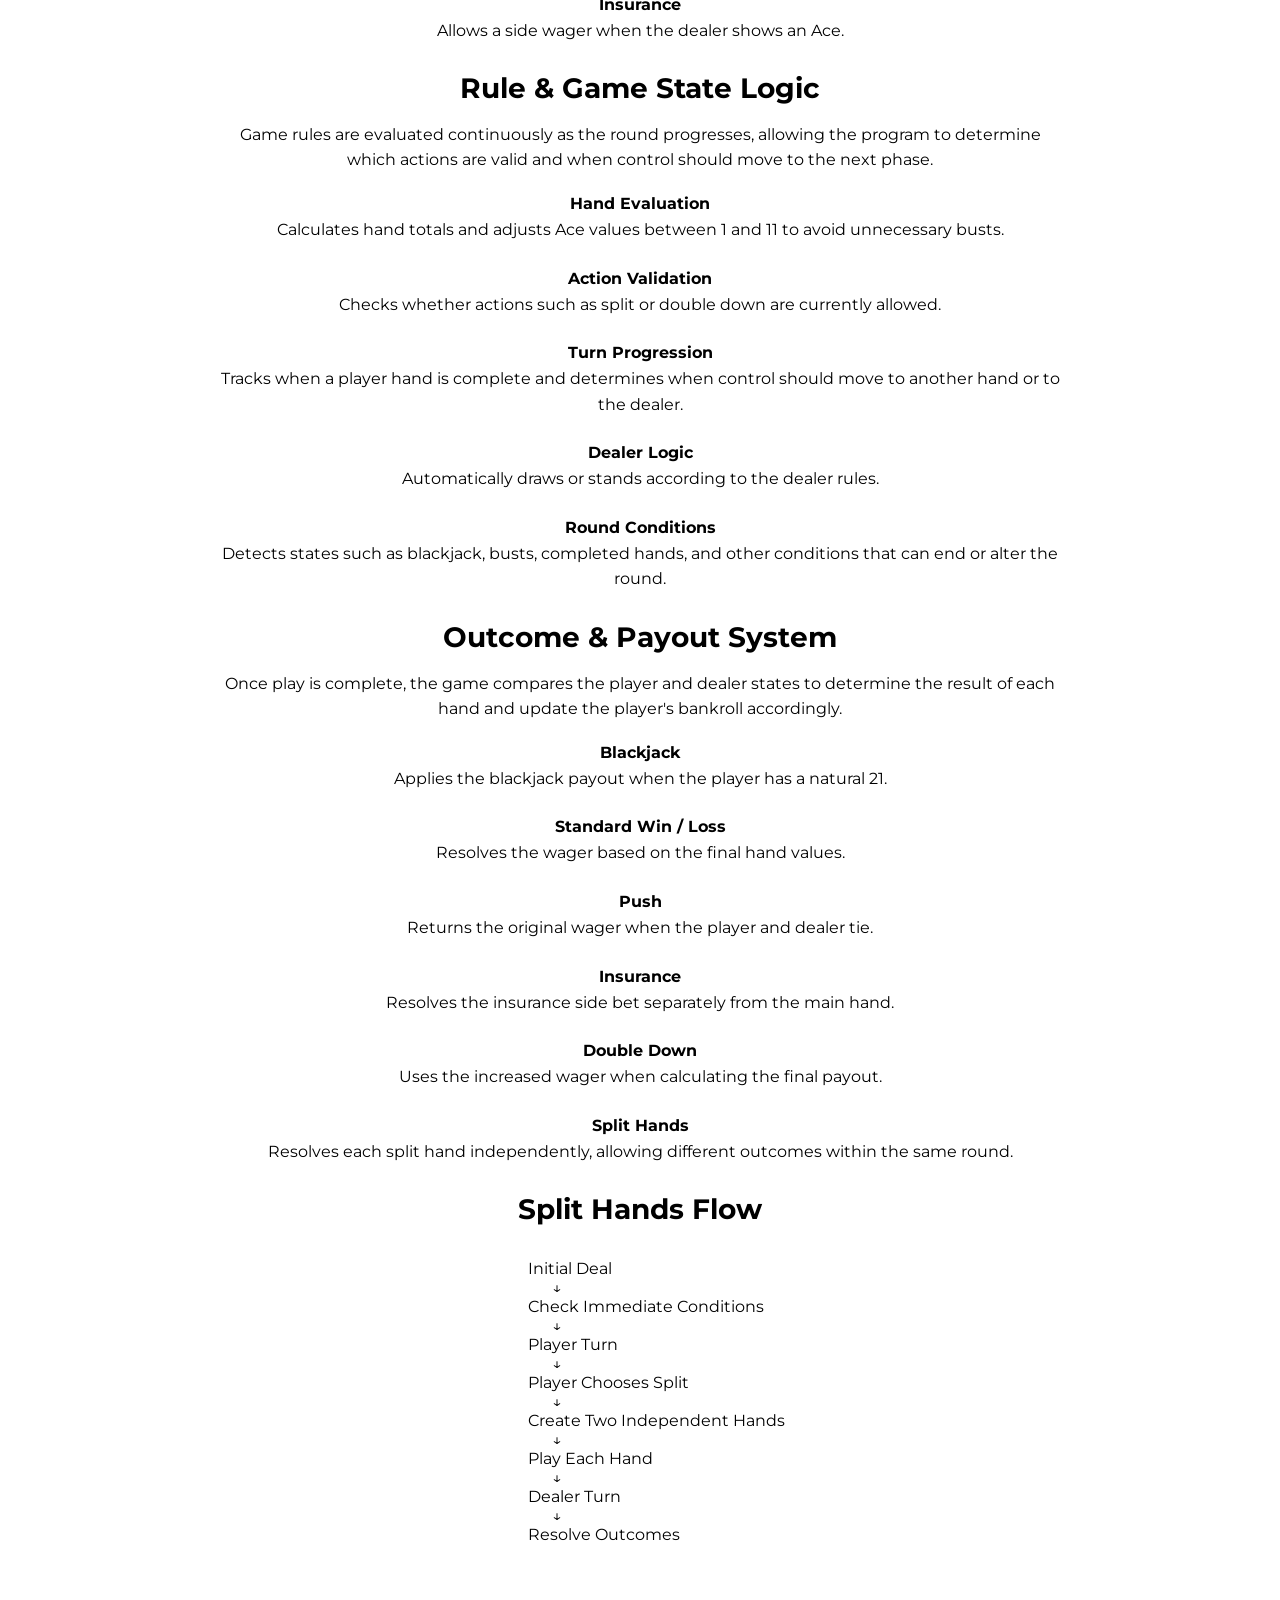
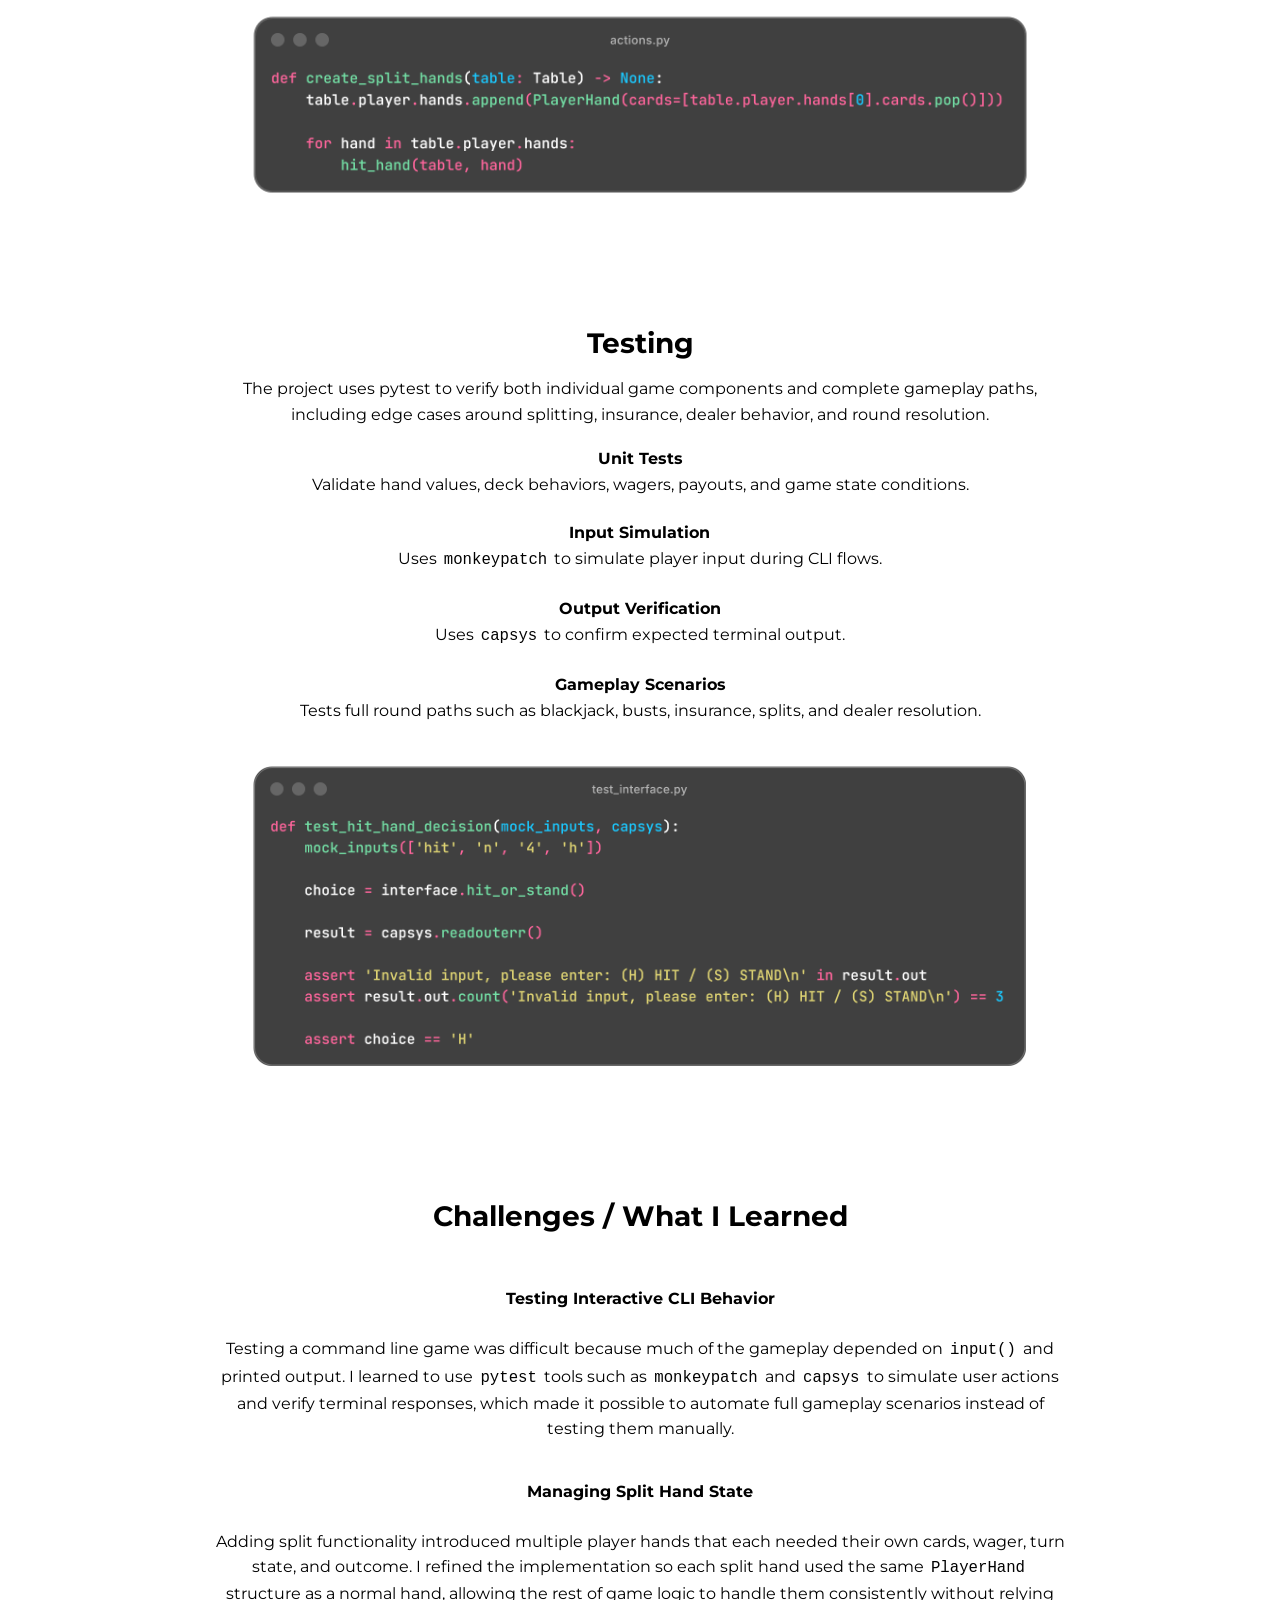
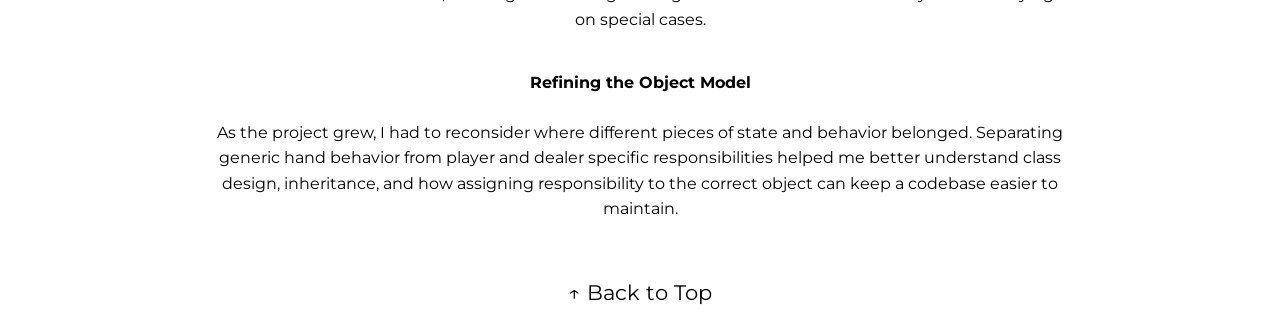
<file: cli-blackjack.html>
<!DOCTYPE html>
<html lang="en">
  <head>
  <meta charset="utf-8">
  <title>Adrien Ponce Portfolio</title>
  <meta name="description" content="">
  <meta name="viewport" content="width=device-width, initial-scale=1.0">
  <link rel="preconnect" href="https://fonts.googleapis.com">
  <link rel="preconnect" href="https://fonts.gstatic.com" crossorigin>
  <link href="https://fonts.googleapis.com/css2?family=Montserrat&display=swap" rel="stylesheet">
  <link rel="stylesheet" href="css/base.css">
  <link rel="stylesheet" href="css/projects.css">
  </head>
  <body id="top">
    <nav> 
      <ul class="nav-links">
        <li>
          <a href="index.html">← Return to Portfolio</a>
        </li>
        <li>
          <a href="blackjack-app.html">Next Project →</a>
        </li>
      </ul>
    </nav>

    <header class="section centered-section header">
      <h1>CLI Blackjack</h1>
      <p><i>Python • pytest • JSON</i></p>
      <span class="quick-links">
        <a 
          href="https://github.com/ponceae/blackjack" 
          target="_blank" 
          rel="noopener noreferrer"
        >
          View GitHub Repo
        </a>
      </span>
      <video autoplay muted loop playsinline>
        <source src="src/media/cli_blackjack_short_demo.mp4">
      </video>
    </header>

    <section class="section centered-section overview">
      <h2>Overview</h2>
      <p>
        A command line Blackjack game built in Python with persistent player profiles, wagering,
        splitting, insurance, and modular game logic. The project separates game orchestration, 
        rule validation, payouts, storage, and terminal interaction while using structured 
        objects to manage round state.
      </p>
    </section>

    <section class="section centered-section architecture">
      <div class="feature-group">
        <h2>Architecture</h2>
        <p>
          The game is organized as a Python package that separates round orchestration, game state, 
          rule evaluation, terminal interaction, payouts, and persistence into dedicated modules. 
          <code>game.py</code> coordinates the round lifecycle while structured objects carry 
          state between each part of the application.
        </p>
        <h3>High Level File Structure</h3>
        <pre class="pre-format">
          blackjack/
          ├── src/
          │   └── blackjack/
          │       ├── game.py
          │       ├── datatypes.py
          │       ├── actions.py
          │       ├── conditions.py
          │       ├── payout_calculator.py
          │       ├── interface.py
          │       ├── storage.py
          │       └── ...
          ├── tests/
          │   ├── conftest.py
          │   ├── test_actions.py
          │   └── ...
          └─── pyproject.toml
        </pre>
        <div class="feature-item">
          <h4>Round Orchestration</h4>
          <p>
            <code>game.py</code> coordinates the initial deal, player turns, dealer turns, and 
            round resolution.
          </p>
        </div>
        
        <div class="feature-item">
          <h4>Game State / Models</h4>
          <p>
            <code>datatypes.py</code> defines the player, dealer, hands, table, insurance, 
            outcomes, and split hand state used throughout the game.
          </p>
        </div>

        <div class="feature-item">
          <h4>Actions & Conditions</h4>
          <p>
            <code>actions.py</code> modifies game state, while <code>conditions.py</code>
            evaluates rules and determines when actions or round transitions are valid.
          </p>
        </div>

        <div class="feature-item">
          <h4>Payout System</h4>
          <p>
            <code>payout_calculator.py</code> calculates wager returns for blackjack, wins, 
            pushes, insurance, and other outcomes.
          </p>
        </div>
          
        <div class="feature-item">
          <h4>Interface & Persistence</h4>
          <p>
            <code>interface.py</code> handles terminal input and output, while 
            <code>storage.py</code> loads and saves player profiles and chip balances through JSON.
          </p>
        </div>
      </div>
      <img 
        class="code-snippet"
        src="src/media/datatypes_snippet.png"
        alt="Blackjack Python dataclass example"      
      />
    </section>

    <section class="section centered-section features">
      <h2>Key Features / Gameplay Logic</h2>
      <p>
        The game supports the full round lifecycle, including player actions, dealer logic, rule
        validation, and payout resolution. More complex actions such as splitting require each 
        hand to maintain its own cards, wager, and outcome state.
      </p>
      <div class="feature-group">
        <h3>Player Actions</h3>
        <p>
          The player can choose from several actions during a hand, with each action validated
          against the current game state before it is executed.
        </p>

        <div class="feature-item">
          <h4>Hit</h4>
          <p>
            Draws another card and reevaluates the hand.
          </p>
        </div>
        
        <div class="feature-item">
          <h4>Stand</h4>
          <p>
            Ends play for the current hand.
          </p>
        </div>

        <div class="feature-item">
          <h4>Double Down</h4>
          <p>
            Increases the wager, draws one final card, then ends the hand.
          </p>
        </div>

        <div class="feature-item">
          <h4>Split</h4>
          <p>
            Separates a qualifying starting hand into two independently played hands.
          </p>
        </div>

        <div class="feature-item">
          <h4>Insurance</h4>
          <p>
            Allows a side wager when the dealer shows an Ace.
          </p>
        </div>
      </div>

      <div class="feature-group">
        <h3>Rule & Game State Logic</h3>
        <p>
          Game rules are evaluated continuously as the round progresses, allowing the program to 
          determine which actions are valid and when control should move to the next phase.
        </p>

        <div class="feature-item">
          <h4>Hand Evaluation</h4>
          <p>
            Calculates hand totals and adjusts Ace values between 1 and 11 to avoid unnecessary 
            busts.
          </p>
        </div>

        <div class="feature-item">
          <h4>Action Validation</h4>
          <p>
            Checks whether actions such as split or double down are currently allowed.
          </p>
        </div>

        <div class="feature-item">
          <h4>Turn Progression</h4>
          <p>
            Tracks when a player hand is complete and determines when control should move to
            another hand or to the dealer.
          </p>
        </div>

        <div class="feature-item">
          <h4>Dealer Logic</h4>
          <p>
            Automatically draws or stands according to the dealer rules.
          </p>
        </div>

        <div class="feature-item">
          <h4>Round Conditions</h4>
          <p>
            Detects states such as blackjack, busts, completed hands, and other conditions that
            can end or alter the round.
          </p>
        </div>
      </div>
        
      <div class="feature-group">
        <h3>Outcome & Payout System</h3>
        <p>
          Once play is complete, the game compares the player and dealer states to determine the 
          result of each hand and update the player's bankroll accordingly.
        </p>

        <div class="feature-item">
          <h4>Blackjack</h4>
          <p>
            Applies the blackjack payout when the player has a natural 21.
          </p>
        </div>

        <div class="feature-item">
          <h4>Standard Win / Loss</h4>
          <p>
            Resolves the wager based on the final hand values.
          </p>
        </div>

        <div class="feature-item">
          <h4>Push</h4>
          <p>
            Returns the original wager when the player and dealer tie.
          </p>
        </div>

        <div class="feature-item">
          <h4>Insurance</h4>
          <p>
            Resolves the insurance side bet separately from the main hand.
          </p>
        </div>

        <div class="feature-item">
          <h4>Double Down</h4>
          <p>
            Uses the increased wager when calculating the final payout.
          </p>
        </div>

        <div class="feature-item">
          <h4>Split Hands</h4>
          <p>
            Resolves each split hand independently, allowing different outcomes within the same
            round.
          </p>
        </div>
      </div>        
  
      <h3>Split Hands Flow</h3>
      <pre class="pre-format">
        Initial Deal 
              &darr;
        Check Immediate Conditions
              &darr;
        Player Turn
              &darr;
        Player Chooses Split
              &darr;
        Create Two Independent Hands
              &darr;
        Play Each Hand
              &darr;
        Dealer Turn
              &darr;
        Resolve Outcomes
      </pre>
      <img 
        class="code-snippet"
        src="src/media/actions_snippet.png"
        alt="Blackjack split hand implementation in Python"
      />
    </section>
    
    <section class="section centered-section testing">
      <div class="feature-group">
        <h3>Testing</h3>
        <p>
          The project uses pytest to verify both individual game components and complete gameplay
          paths, including edge cases around splitting, insurance, dealer behavior, and round 
          resolution.
        </p>

        <div class="feature-item">
          <h4>Unit Tests</h4>
          <p>
            Validate hand values, deck behaviors, wagers, payouts, and game state conditions.
          </p>
        </div>
          
        <div class="feature-item">
          <h4>Input Simulation</h4>
          <p>
            Uses <code>monkeypatch</code> to simulate player input during CLI flows.
          </p>
        </div>

        <div class="feature-item">
          <h4>Output Verification</h4>
          <p>
            Uses <code>capsys</code> to confirm expected terminal output.
          </p>
        </div>
      
        <div class="feature-item">
          <h4>Gameplay Scenarios</h4>
          <p>
            Tests full round paths such as blackjack, busts, insurance, splits, and dealer
            resolution.
          </p>
        </div>
      </div>
      <img
        class="code-snippet" 
        src="src/media/test_snippet.png"
        alt="pytest monkeypatch test example"
      />
    </section>

    <section class="section centered-section conclusion">
      <div class="challenges">
        <h3>Challenges / What I Learned</h3>
        <h4>Testing Interactive CLI Behavior</h4>
        <p>
          Testing a command line game was difficult because much of the gameplay depended on 
          <code>input()</code> and printed output. I learned to use <code>pytest</code> tools such
          as <code>monkeypatch</code> and <code>capsys</code> to simulate user actions and verify
          terminal responses, which made it possible to automate full gameplay scenarios instead
          of testing them manually.
        </p>
        <h4>Managing Split Hand State</h4>
        <p>
          Adding split functionality introduced multiple player hands that each needed their own
          cards, wager, turn state, and outcome. I refined the implementation so each split hand
          used the same <code>PlayerHand</code> structure as a normal hand, allowing the rest of
          game logic to handle them consistently without relying on special cases.
        </p>
        <h4>Refining the Object Model</h4>
        <p>
          As the project grew, I had to reconsider where different pieces of state and behavior
          belonged. Separating generic hand behavior from player and dealer specific 
          responsibilities helped me better understand class design, inheritance, and how 
          assigning responsibility to the correct object can keep a codebase easier to maintain.
        </p>
      </div>
    </section>
    <span class="quick-links bt-top">
      <a href="#top">↑ Back to Top</a>
    </span>
  </body>
  </html>
</file>
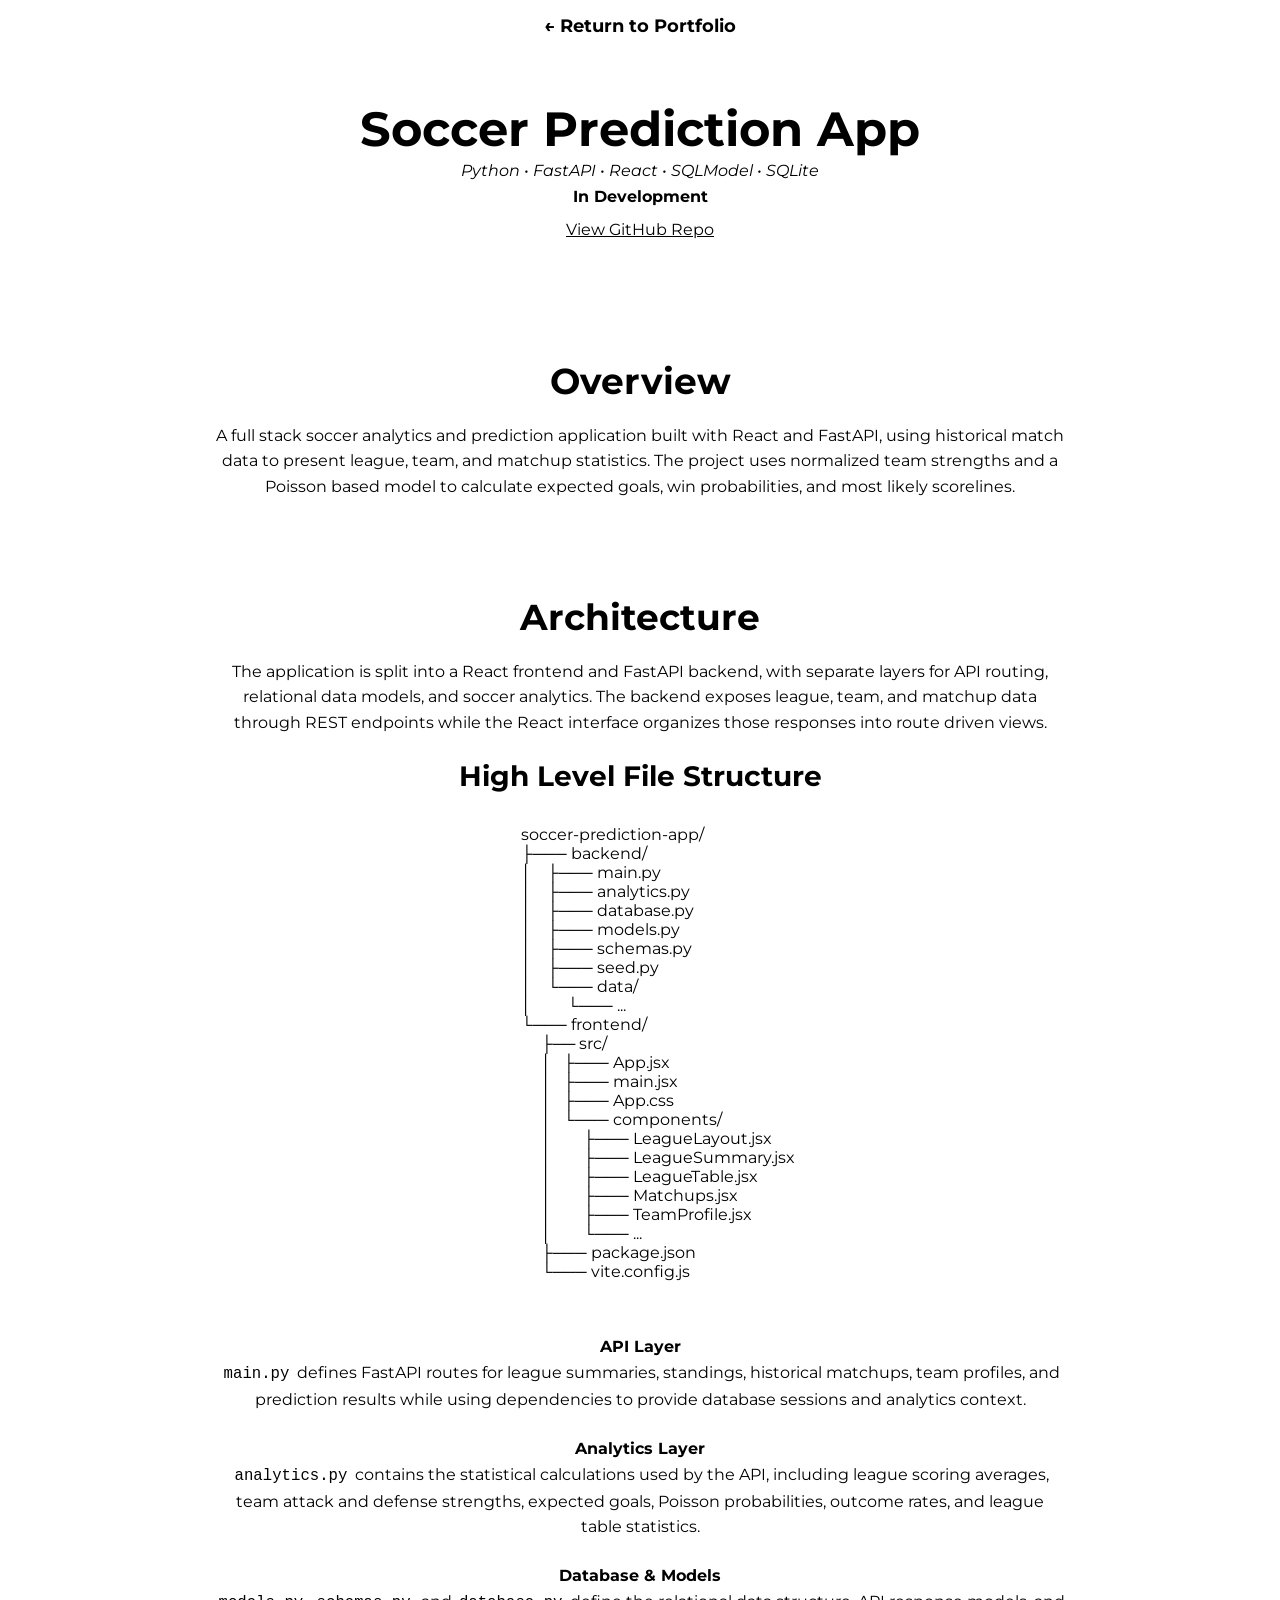
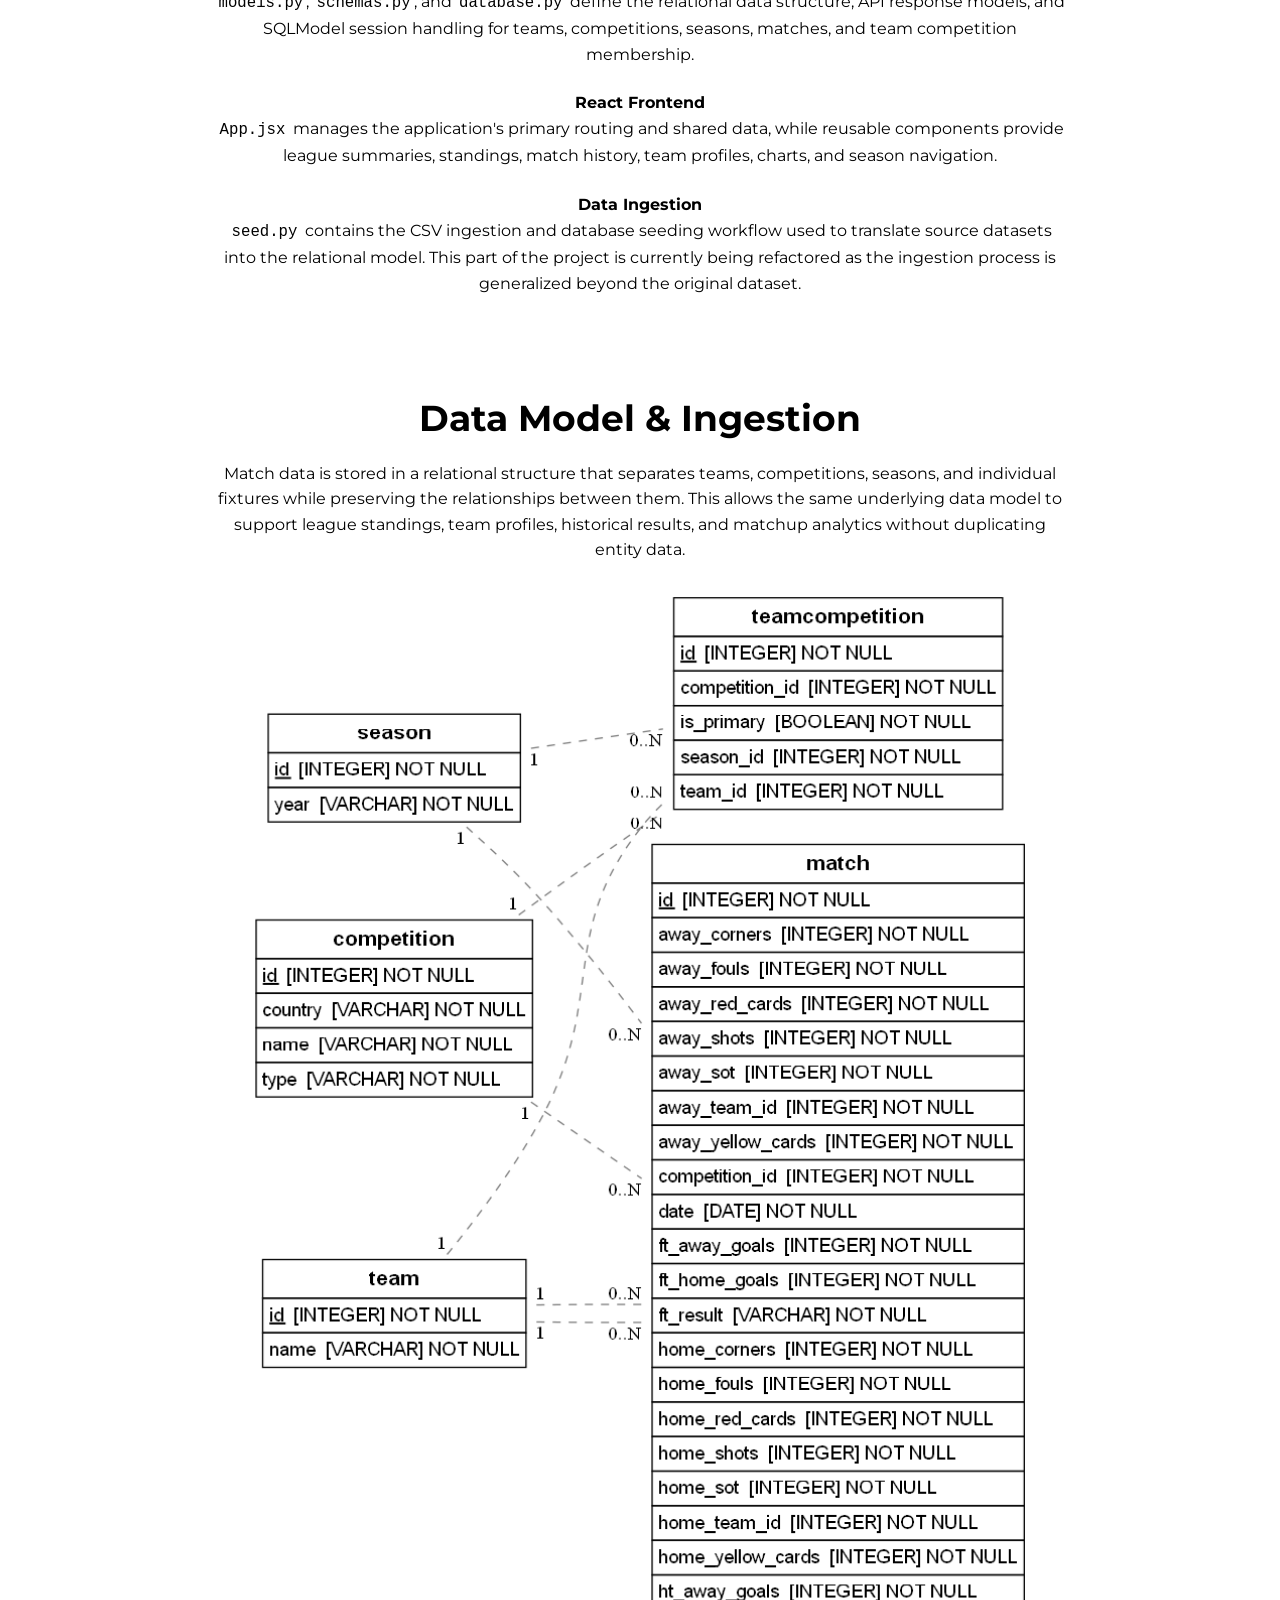
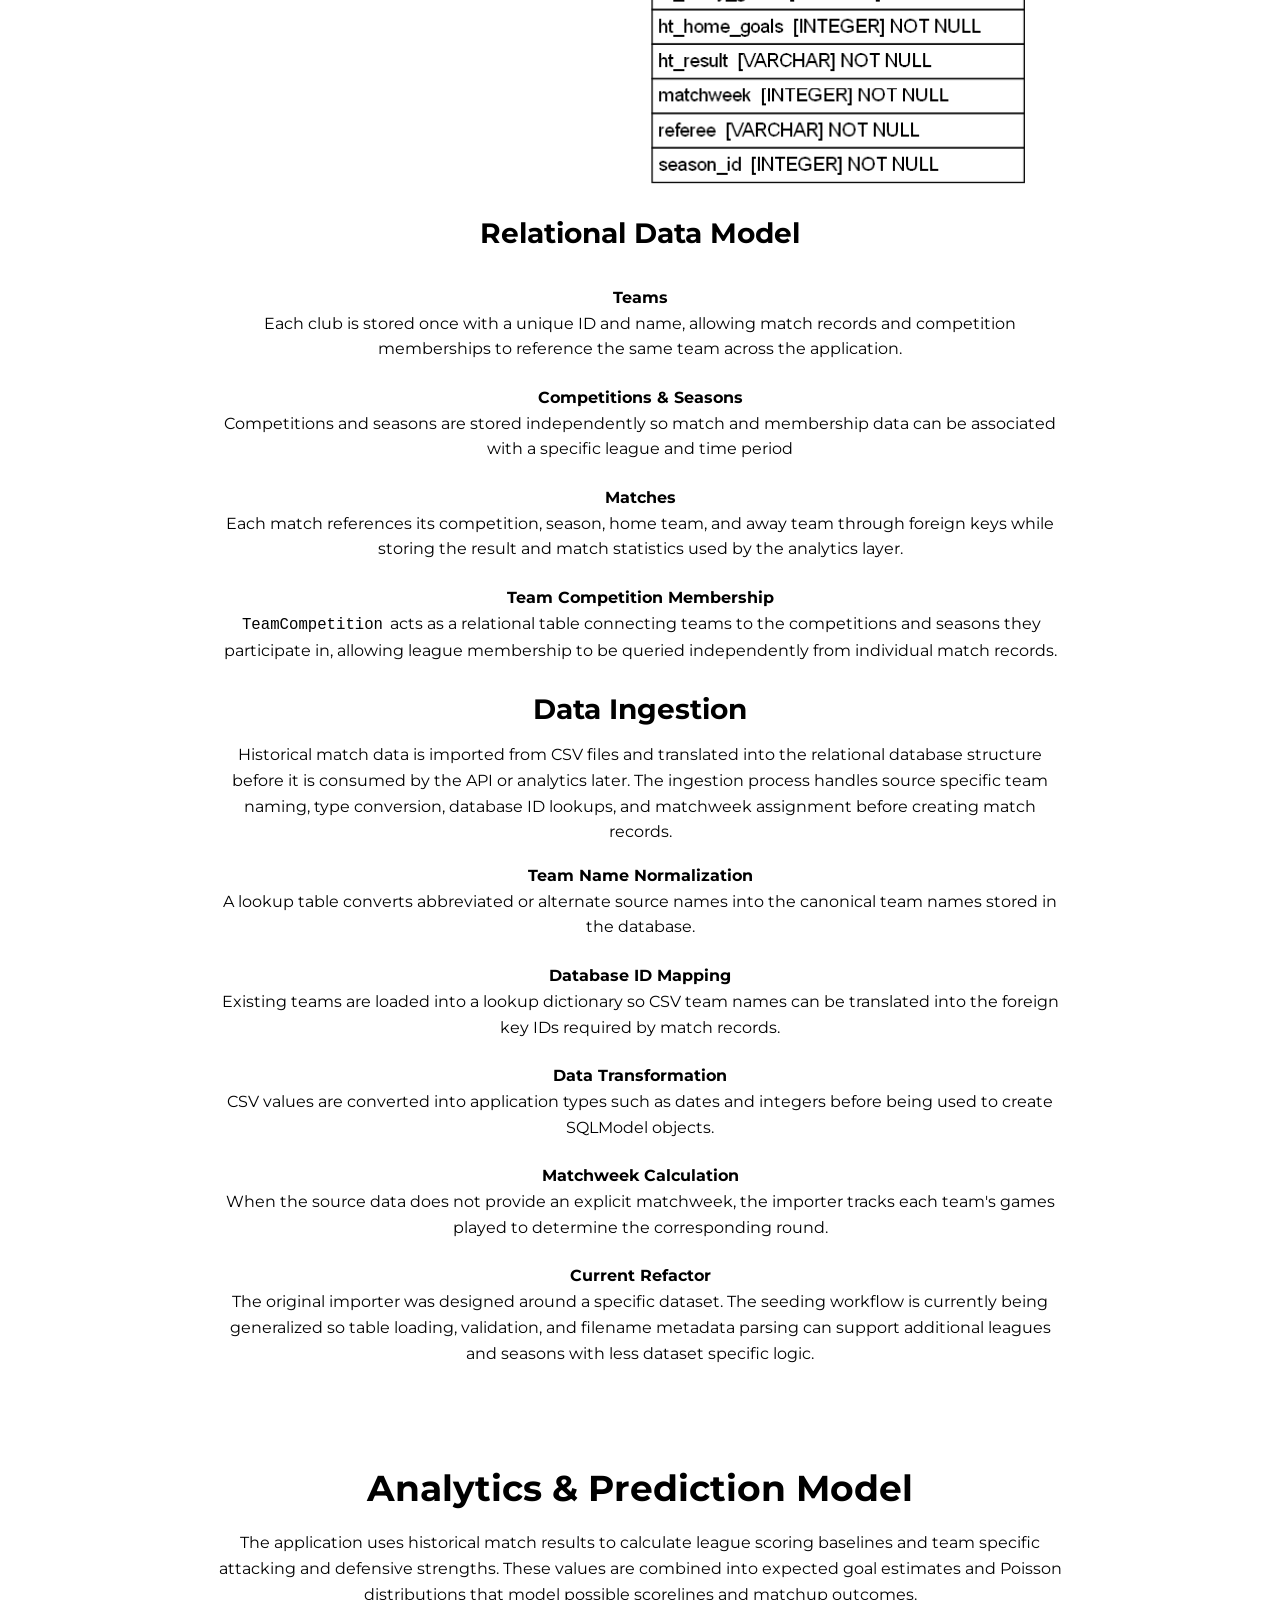
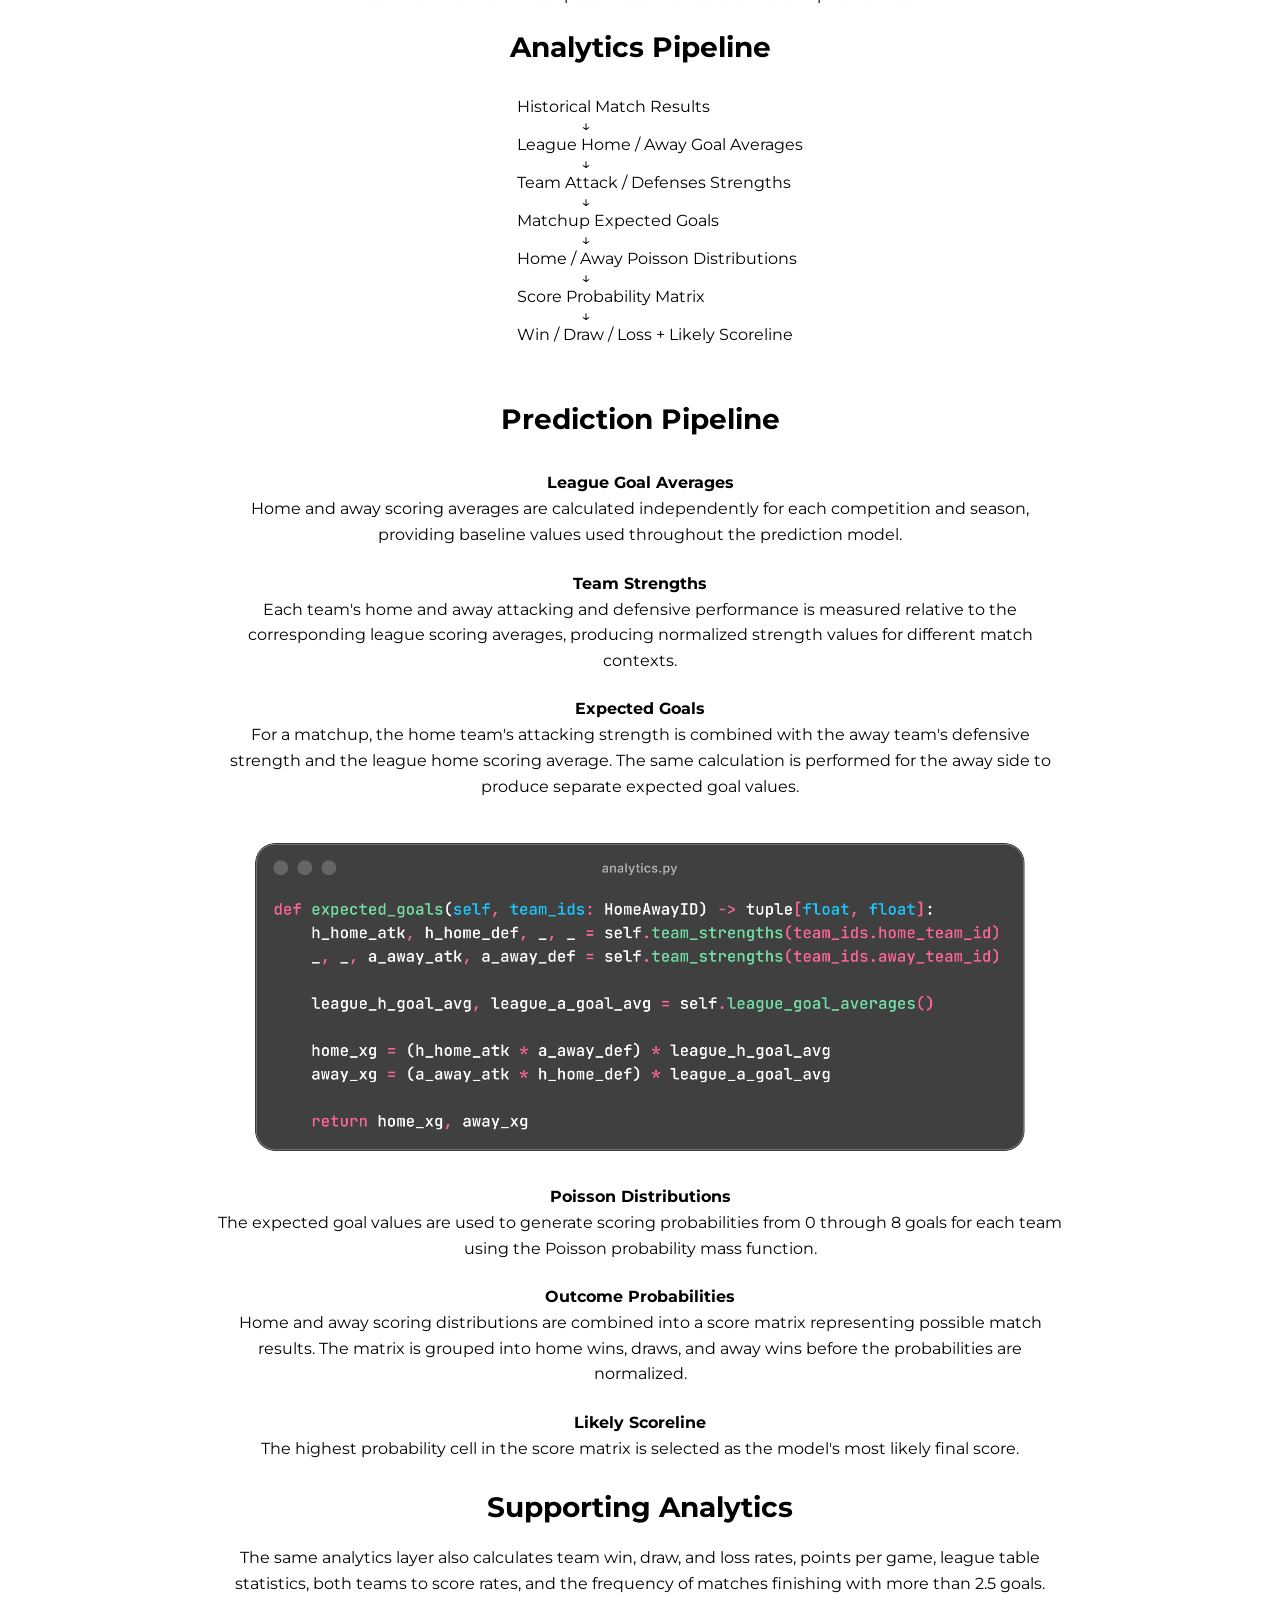
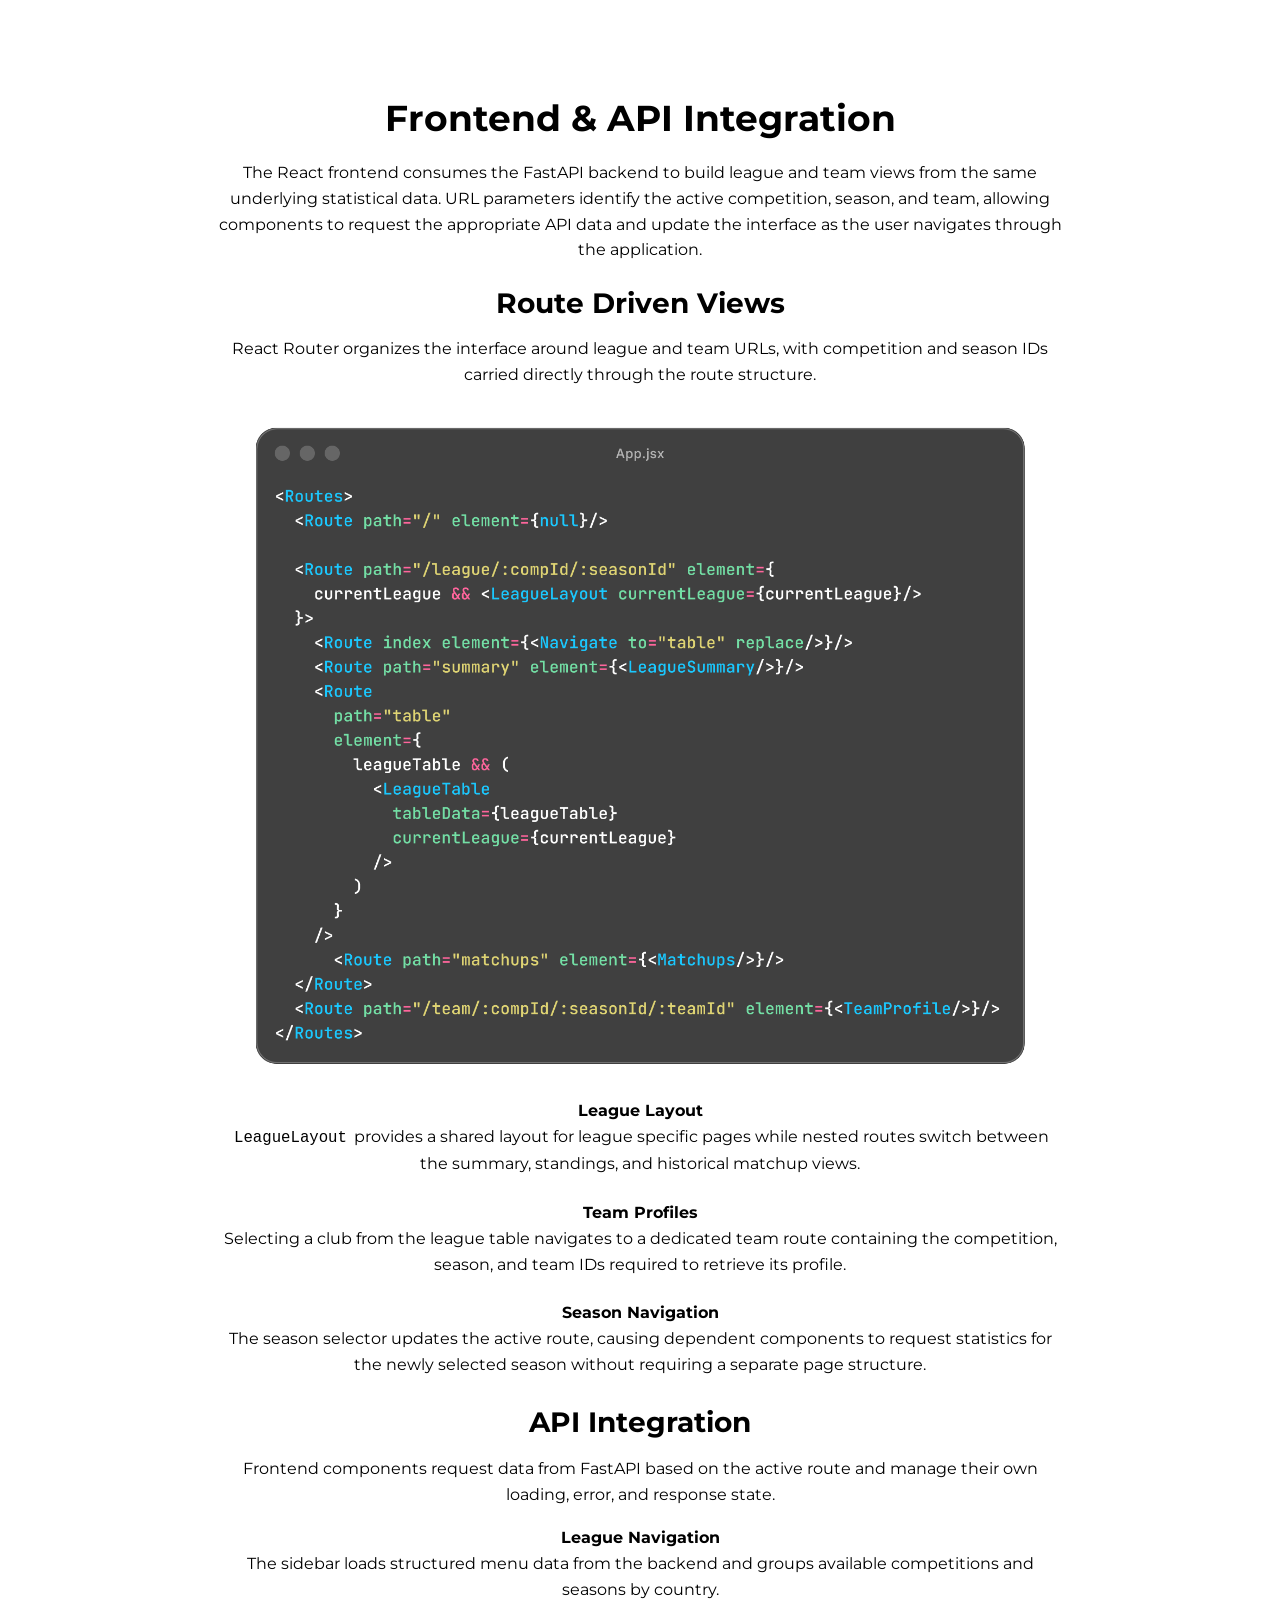
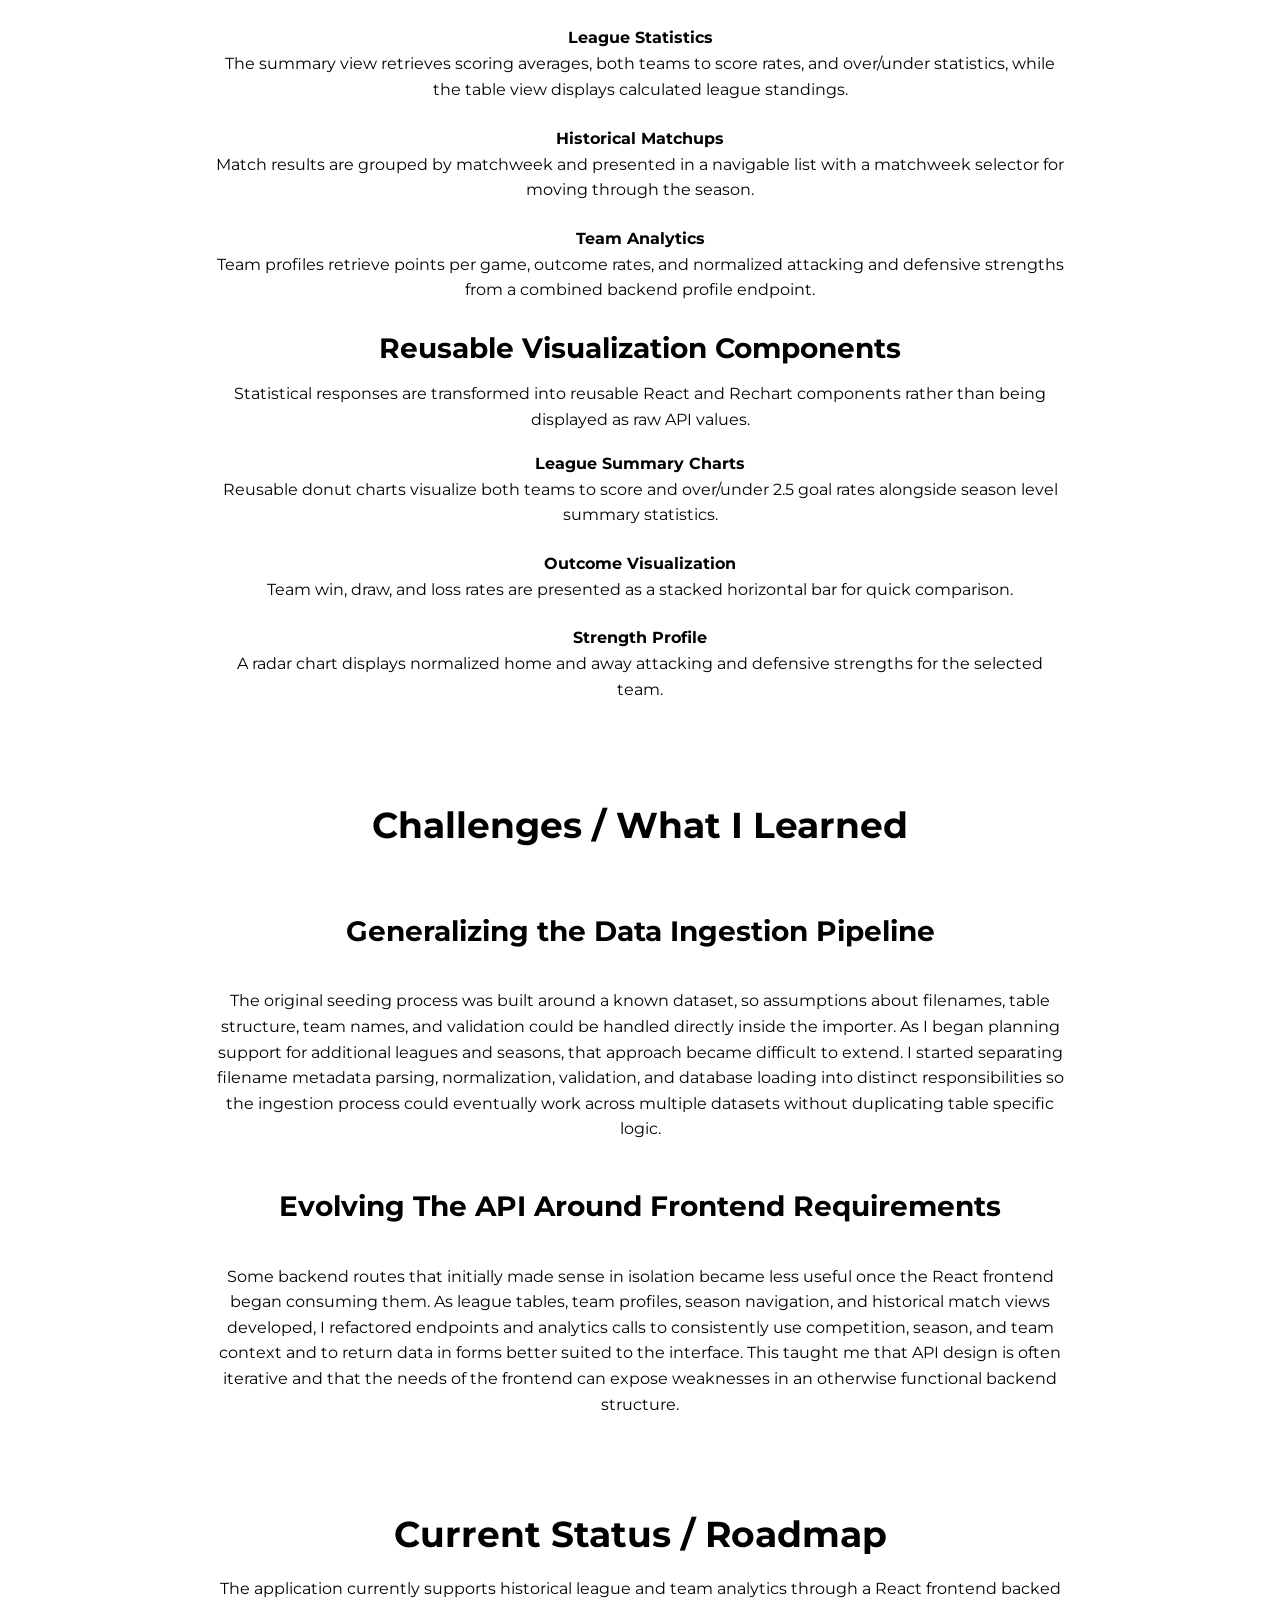
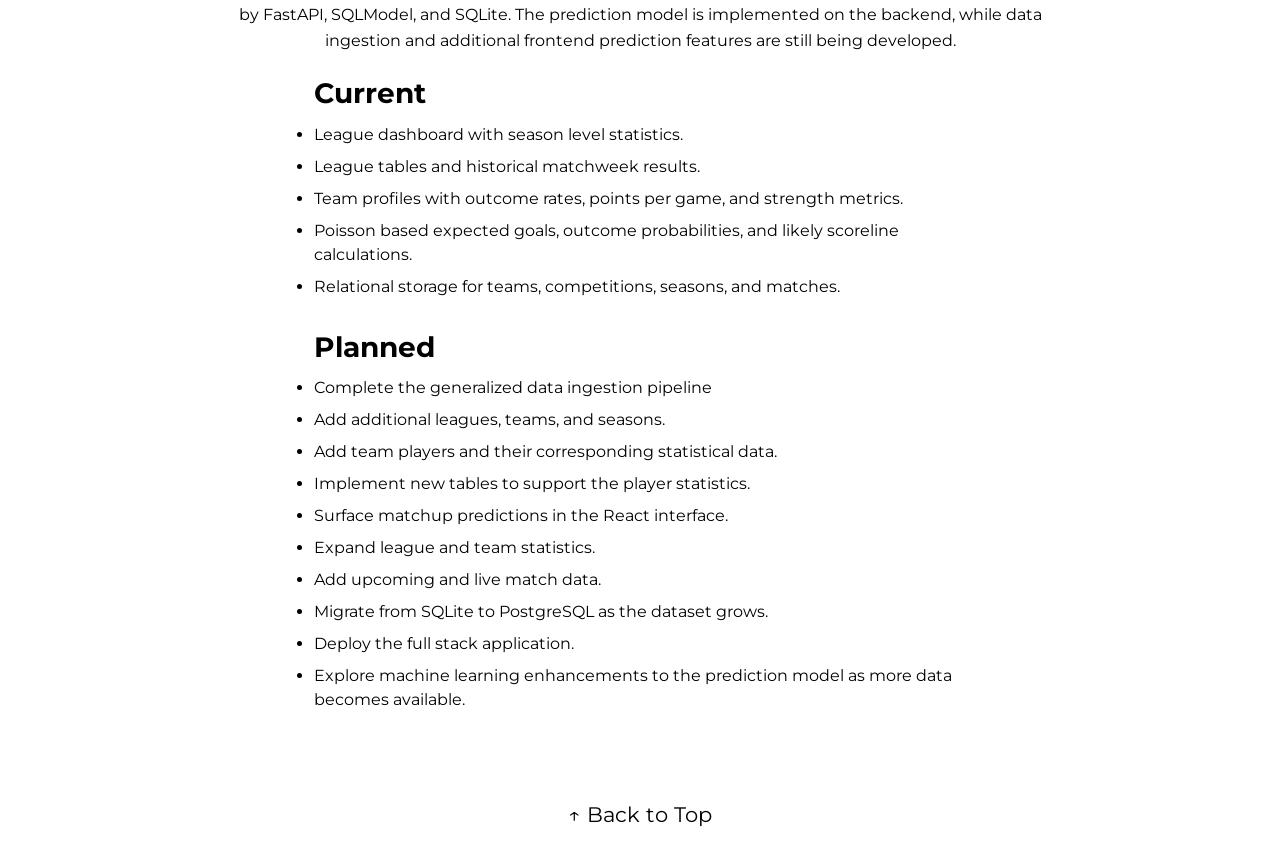
<file: soccer-prediction-app.html>
<!DOCTYPE html>
<html lang="en">
  <head>
  <meta charset="utf-8">
  <title>Adrien Ponce Portfolio</title>
  <meta name="description" content="">
  <meta name="viewport" content="width=device-width, initial-scale=1.0">
  <link rel="preconnect" href="https://fonts.googleapis.com">
  <link rel="preconnect" href="https://fonts.gstatic.com" crossorigin>
  <link href="https://fonts.googleapis.com/css2?family=Montserrat&display=swap" rel="stylesheet">
  <link rel="stylesheet" href="css/base.css">
  <link rel="stylesheet" href="css/projects.css">
  </head>
  <body id="top">
    <nav> 
      <ul class="nav-links">
        <li>
          <a href="index.html">← Return to Portfolio</a>
        </li>
      </ul>
    </nav>

    <header class="section centered-section header">
      <h1>Soccer Prediction App</h1>
      <p><i>Python • FastAPI • React • SQLModel • SQLite</i></p>
      <p><strong>In Development</strong></p>
      <span class="quick-links">
        <a 
          href="https://github.com/ponceae/soccer-prediction-app" 
          target="_blank" 
          rel="noopener noreferrer"
        >
          View GitHub Repo
        </a>
      </span>
    </header>

    <section class="section centered-section overview">
      <h2>Overview</h2>
      <p>
        A full stack soccer analytics and prediction application built with React and FastAPI, 
        using historical match data to present league, team, and matchup statistics. The project 
        uses normalized team strengths and a Poisson based model to calculate expected goals, win 
        probabilities, and most likely scorelines.
      </p>
    </section>

    <section class="section centered-section architecture">
      <div class="feature-group">
        <h2>Architecture</h2>
        <p>
          The application is split into a React frontend and FastAPI backend, with separate layers 
          for API routing, relational data models, and soccer analytics. The backend exposes
          league, team, and matchup data through REST endpoints while the React interface 
          organizes those responses into route driven views.
        </p>

        <h3>High Level File Structure</h3>
        <pre class="pre-format">
          soccer-prediction-app/
          ├─── backend/
          │    ├─── main.py  
          │    ├─── analytics.py  
          │    ├─── database.py
          │    ├─── models.py 
          │    ├─── schemas.py    
          │    ├─── seed.py 
          │    └─── data/
          │         └─── ...
          └─── frontend/ 
               ├── src/
               │   ├─── App.jsx 
               │   ├─── main.jsx 
               │   ├─── App.css 
               │   └─── components/
               │        ├─── LeagueLayout.jsx 
               │        ├─── LeagueSummary.jsx 
               │        ├─── LeagueTable.jsx 
               │        ├─── Matchups.jsx 
               │        ├─── TeamProfile.jsx
               │        └─── ...
               ├─── package.json 
               └─── vite.config.js
        </pre>

        <div class="feature-item">
          <h4>API Layer</h4>
          <p>
            <code>main.py</code> defines FastAPI routes for league summaries, standings, historical 
            matchups, team profiles, and prediction results while using dependencies to provide 
            database sessions and analytics context.
          </p>
        </div>

        <div class="feature-item">
          <h4>Analytics Layer</h4>
          <p>
            <code>analytics.py</code> contains the statistical calculations used by the API, 
            including league scoring averages, team attack and defense strengths, expected goals, 
            Poisson probabilities, outcome rates, and league table statistics.
          </p>
        </div>

        <div class="feature-item">
          <h4>Database & Models</h4>
          <p>
            <code>models.py</code>, <code>schemas.py</code>, and <code>database.py</code> define
            the relational data structure, API response models, and SQLModel session handling for 
            teams, competitions, seasons, matches, and team competition membership.  
          </p>
        </div>

        <div class="feature-item">
          <h4>React Frontend</h4>
          <p>
            <code>App.jsx</code> manages the application's primary routing and shared data, while 
            reusable components provide league summaries, standings, match history, team profiles,
            charts, and season navigation. 
          </p>
        </div>

        <div class="feature-item">
          <h4>Data Ingestion</h4>
          <p>
            <code>seed.py</code> contains the CSV ingestion and database seeding workflow used to 
            translate source datasets into the relational model. This part of the project is 
            currently being refactored as the ingestion process is generalized beyond the original 
            dataset.
          </p>
        </div>
      </div>
    </section>

    <section class="section centered-section data-model">
      <div class="feature-group">
        <h2>Data Model & Ingestion</h2>
        <p>
          Match data is stored in a relational structure that separates teams, competitions, 
          seasons, and individual fixtures while preserving the relationships between them. This 
          allows the same underlying data model to support league standings, team profiles, 
          historical results, and matchup analytics without duplicating entity data.
        </p>
        <img 
          class="erd-diagram"
          src="src/media/schema.png"
          alt="soccer prediction model entity relationship diagram"
        />
        <h3>Relational Data Model</h3>
        <div class="feature-item">
          <h4>Teams</h4>
          <p>
            Each club is stored once with a unique ID and name, allowing match records and
            competition memberships to reference the same team across the application.
          </p>
        </div>

        <div class="feature-item">
          <h4>Competitions & Seasons</h4>
          <p>
            Competitions and seasons are stored independently so match and membership data can be 
            associated with a specific league and time period
          </p>
        </div>

        <div class="feature-item">
          <h4>Matches</h4>
          <p>
            Each match references its competition, season, home team, and away team through foreign 
            keys while storing the result and match statistics used by the analytics layer.
          </p>
        </div>

        <div class="feature-item">
          <h4>Team Competition Membership</h4>
          <p>
            <code>TeamCompetition</code> acts as a relational table connecting teams to the 
            competitions and seasons they participate in, allowing league membership to be 
            queried independently from individual match records.
          </p>
        </div>

        <h3>Data Ingestion</h3>
        <p>
          Historical match data is imported from CSV files and translated into the relational 
          database structure before it is consumed by the API or analytics later. The ingestion 
          process handles source specific team naming, type conversion, database ID lookups, and 
          matchweek assignment before creating match records.
        </p>
        <div class="feature-item">
          <h4>Team Name Normalization</h4>
          <p>
            A lookup table converts abbreviated or alternate source names into the canonical team 
            names stored in the database.
          </p>
        </div>

        <div class="feature-item">
          <h4>Database ID Mapping</h4>
          <p>
            Existing teams are loaded into a lookup dictionary so CSV team names can be translated 
            into the foreign key IDs required by match records.
          </p>
        </div>

        <div class="feature-item">
          <h4>Data Transformation</h4>
          <p>
            CSV values are converted into application types such as dates and integers before being 
            used to create SQLModel objects.
          </p>
        </div>

        <div class="feature-item">
          <h4>Matchweek Calculation</h4>
          <p>
            When the source data does not provide an explicit matchweek, the importer tracks each 
            team's games played to determine the corresponding round.
          </p>
        </div>

        <div class="feature-item">
          <h4>Current Refactor</h4>
          <p>
            The original importer was designed around a specific dataset. The seeding workflow is 
            currently being generalized so table loading, validation, and filename metadata 
            parsing can support additional leagues and seasons with less dataset specific logic.
          </p>
        </div>
      </div>
    </section>

    <section class="section centered-section data-model">
      <div class="feature-group">
        <h2>Analytics & Prediction Model</h2>
        <p>
          The application uses historical match results to calculate league scoring baselines and 
          team specific attacking and defensive strengths. These values are combined into 
          expected goal estimates and Poisson distributions that model possible scorelines and 
          matchup outcomes.
        </p>

        <h3>Analytics Pipeline</h3>
        <pre class="pre-format">
          Historical Match Results 
                          &darr;
          League Home / Away Goal Averages
                          &darr;
          Team Attack / Defenses Strengths
                          &darr;
          Matchup Expected Goals
                          &darr;
          Home / Away Poisson Distributions
                          &darr;
          Score Probability Matrix
                          &darr;
          Win / Draw / Loss + Likely Scoreline 
        </pre>

        <h3>Prediction Pipeline</h3>
        <div class="feature-item">
          <h4>League Goal Averages</h4>
          <p>
            Home and away scoring averages are calculated independently for each competition and 
            season, providing baseline values used throughout the prediction model.
          </p>
        </div>

        <div class="feature-item">
          <h4>Team Strengths</h4>
          <p>
            Each team's home and away attacking and defensive performance is measured relative to 
            the corresponding league scoring averages, producing normalized strength values for 
            different match contexts.
          </p>
        </div>

        <div class="feature-item">
          <h4>Expected Goals</h4>
          <p>
            For a matchup, the home team's attacking strength is combined with the away team's 
            defensive strength and the league home scoring average. The same calculation is 
            performed for the away side to produce separate expected goal values.
          </p>
        </div>

        <img 
          class="code-snippet"
          src="src/media/backend_analytics_snippet.png"
          alt="Python expected goals function"      
        />

        <div class="feature-item">
          <h4>Poisson Distributions</h4>
          <p>
            The expected goal values are used to generate scoring probabilities from 0 through 8 
            goals for each team using the Poisson probability mass function.
          </p>
        </div>

        <div class="feature-item">
          <h4>Outcome Probabilities</h4>
          <p>
            Home and away scoring distributions are combined into a score matrix representing 
            possible match results. The matrix is grouped into home wins, draws, and away wins 
            before the probabilities are normalized.
          </p>
        </div>

        <div class="feature-item">
          <h4>Likely Scoreline</h4>
          <p>
            The highest probability cell in the score matrix is selected as the model's most likely 
            final score.
          </p>
        </div>

        <h3>Supporting Analytics</h3>
        <div class="feature-item">
          <p>
            The same analytics layer also calculates team win, draw, and loss rates, points per 
            game, league table statistics, both teams to score rates, and the frequency of matches 
            finishing with more than 2.5 goals.
          </p>
        </div>
      </div>
    </section>

    <section class="section centered-section frontend">
      <div class="feature-group">
        <h2>Frontend & API Integration</h2>
        <p>
          The React frontend consumes the FastAPI backend to build league and team views from the 
          same underlying statistical data. URL parameters identify the active competition, season, 
          and team, allowing components to request the appropriate API data and update the
          interface as the user navigates through the application.
        </p>

        <h3>Route Driven Views</h3>
        <p>
          React Router organizes the interface around league and team URLs, with competition and 
          season IDs carried directly through the route structure.
        </p>

        <img 
          class="code-snippet"
          src="src/media/nested_routes_snippet.png"
          alt="JSX nested routes algorithm"
        />

        <div class="feature-item">
          <h4>League Layout</h4>
          <p>
            <code>LeagueLayout</code> provides a shared layout for league specific pages while
            nested routes switch between the summary, standings, and historical matchup views.
          </p>  
        </div>  

        <div class="feature-item">
          <h4>Team Profiles</h4>
          <p>
            Selecting a club from the league table navigates to a dedicated team route containing 
            the competition, season, and team IDs required to retrieve its profile.
          </p>  
        </div>

        <div class="feature-item">
          <h4>Season Navigation</h4>
          <p>
            The season selector updates the active route, causing dependent components to request 
            statistics for the newly selected season without requiring a separate page structure.
          </p>  
        </div>

        <h3>API Integration</h3>
        <p>
          Frontend components request data from FastAPI based on the active route and manage their 
          own loading, error, and response state.
        </p>
        <div class="feature-item">
          <h4>League Navigation</h4>
          <p>
            The sidebar loads structured menu data from the backend and groups available 
            competitions and seasons by country.
          </p>  
        </div>

        <div class="feature-item">
          <h4>League Statistics</h4>
          <p>
            The summary view retrieves scoring averages, both teams to score rates, and over/under 
            statistics, while the table view displays calculated league standings.
          </p>  
        </div>

        <div class="feature-item">
          <h4>Historical Matchups</h4>
          <p>
            Match results are grouped by matchweek and presented in a navigable list with a 
            matchweek selector for moving through the season.
          </p>  
        </div>

        <div class="feature-item">
          <h4>Team Analytics</h4>
          <p>
            Team profiles retrieve points per game, outcome rates, and normalized attacking and 
            defensive strengths from a combined backend profile endpoint.
          </p>  
        </div>

        <h3>Reusable Visualization Components</h3>
        <p>
          Statistical responses are transformed into reusable React and Rechart components rather 
          than being displayed as raw API values.
        </p>
        <div class="feature-item">
          <h4>League Summary Charts</h4>
          <p>
            Reusable donut charts visualize both teams to score and over/under 2.5 goal rates 
            alongside season level summary statistics.
          </p>  
        </div>

        <div class="feature-item">
          <h4>Outcome Visualization</h4>
          <p>
            Team win, draw, and loss rates are presented as a stacked horizontal bar for quick 
            comparison.
          </p>  
        </div>

        <div class="feature-item">
          <h4>Strength Profile</h4>
          <p>
            A radar chart displays normalized home and away attacking and defensive strengths for 
            the selected team.
          </p>  
        </div>
      </div>
    </section>

    <section class="section centered-section conclusion">
      <div class="challenges">
        <h2>Challenges / What I Learned</h2>
        <h3>Generalizing the Data Ingestion Pipeline</h3>
        <p>
          The original seeding process was built around a known dataset, so assumptions about 
          filenames, table structure, team names, and validation could be handled directly inside 
          the importer. As I began planning support for additional leagues and seasons, that 
          approach became difficult to extend. I started separating filename metadata parsing,
          normalization, validation, and database loading into distinct responsibilities so the 
          ingestion process could eventually work across multiple datasets without duplicating 
          table specific logic.
        </p>
        <h3>Evolving The API Around Frontend Requirements</h3>
        <p>
          Some backend routes that initially made sense in isolation became less useful once the 
          React frontend began consuming them. As league tables, team profiles, season navigation, 
          and historical match views developed, I refactored endpoints and analytics calls to 
          consistently use competition, season, and team context and to return data in forms 
          better suited to the interface. This taught me that API design is often iterative and 
          that the needs of the frontend can expose weaknesses in an otherwise functional backend 
          structure.
        </p>
      </div>
    </section>

    <section class="section centered-section roadmap">
      <div>
        <h2>Current Status / Roadmap</h2>
        <p>
          The application currently supports historical league and team analytics through a 
          React frontend backed by FastAPI, SQLModel, and SQLite. The prediction model is 
          implemented on the backend, while data ingestion and additional frontend prediction 
          features are still being developed.
        </p>

        <h3>Current</h3>
        <ul class="roadmap-list">
          <li>
            League dashboard with season level statistics.
          </li>
          <li>
            League tables and historical matchweek results.
          </li>
          <li>
            Team profiles with outcome rates, points per game, and strength metrics.
          </li>
          <li>
            Poisson based expected goals, outcome probabilities, and likely scoreline calculations.
          </li>
          <li>
            Relational storage for teams, competitions, seasons, and matches.
          </li>
        </ul>

        <h3>Planned</h3>
        <ul class="roadmap-list">
          <li>
            Complete the generalized data ingestion pipeline
          </li>
          <li>
            Add additional leagues, teams, and seasons.
          </li>
          <li>
            Add team players and their corresponding statistical data.
          </li>
          <li>
            Implement new tables to support the player statistics.
          </li>
          <li>
            Surface matchup predictions in the React interface.
          </li>
          <li>
            Expand league and team statistics.
          </li>
          <li>
            Add upcoming and live match data.
          </li>
          <li>
            Migrate from SQLite to PostgreSQL as the dataset grows.
          </li>
          <li>
            Deploy the full stack application.
          </li>
          <li>
            Explore machine learning enhancements to the prediction model as more data becomes 
            available.
          </li>
        </ul>
      </div>
    </section>

    <span class="quick-links bt-top">
      <a href="#top">↑ Back to Top</a>
    </span>
  </body>
  </html>
</file>
<file: css/base.css>
/* 
+==============+
  -- GLOBAL -- 
+==============+ 
*/

*,
*::before,
*::after {
  box-sizing: border-box;
}

html, 
body {
  height: 100%;
}

body {
  display: flex;
  flex-direction: column;
  margin: 0;
  padding: 0;
  font-family: 'Montserrat', sans-serif;
}

/* 
+=================+
  -- TYPOGRAPHY -- 
+=================+ 
*/

h1 {
  font-size: 48px;
  margin: 0;
}

h2 {
  font-size: 36px;
  margin-bottom: 20px;
}

h3 {
  font-size: 28px;
  margin-bottom: 20px;
}

h1,
h2,
h3 {
  line-height: 1.2;
}

p {
  line-height: 1.6;
}

h1, 
h2,
h3,
p {
  text-align: center;
}

/* 
+==================+
  -- NAVIGATION -- 
+==================+ 
*/

nav {
  background: white;
  padding: 12px 20px;
  text-align: center;
}

.nav-links {
  display: flex;
  align-items: center;
  justify-content: center;
  gap: 30px;
  list-style: none;
  margin: 0;    
  padding: 0;
}

.nav-links a {
  color: black;
  font-size: 18px;
  font-weight: bold;
  line-height: 1.6;
  text-decoration: none;
  transition: color 0.1s ease;
}

/* 
+==============+
  -- LAYOUT -- 
+==============+ 
*/

.centered-section {
  display: flex;
  flex-direction: column;
  justify-content: center;
  align-items: center;
}

.quick-links {
  display: flex;
  flex-direction: column;
  align-items: center;
}

.quick-links a {
  color: black;
  padding: 10px;
}

.quick-links a:hover {
  color: rgb(36, 36, 255);
}

/* 
+==============+
  -- MOBILE -- 
+==============+ 
*/

@media screen and (max-width: 500px) {
  h1 {
    font-size: 32px;
  }

  h2 {
    font-size: 24px;
  }

  h3 {
    font-size: 20px;
  }

  p {
    font-size: 14px;
  }
}
</file>
<file: css/index.css>
/* 
+==============+
  -- GLOBAL -- 
+==============+ 
*/

:root {
  --nav-height: 54px;
}

body {
  display: flex;
  flex-direction: column;
}

/* 
+==============+
  -- LAYOUT -- 
+==============+ 
*/

.scroll-container {
  flex: 1;
  min-height: 0;
  overflow-y: auto;
  scroll-snap-type: y mandatory;
  scroll-behavior: smooth;
}

.section {
  padding: 60px 20px;  
}

.snap-section {
  min-height: calc(100vh - var(--nav-height));
  scroll-snap-align: start;  
  scroll-snap-stop: always;
}

/* 
+================+
  -- SECTIONS -- 
+================+ 
*/

.hero {
  background: linear-gradient(to bottom, #F0F0F0, white);
  color: black;
}

.hero p {
  font-size: 17.5px;
}

.about {
  width: 75%;
  max-width: 900px;
  margin: 0 auto;
}

.about p {
  font-size: 20px;
}

.contact {
  padding-bottom: 40px;
  background: linear-gradient(to bottom, white, #f0f0f0);
}

/* 
+================+
  -- PROJECTS -- 
+================+ 
*/

.projects-desc {
  width: 75%;
  max-width: 900px;
  margin: 0 auto;
  padding-left: 0;
  list-style: none;
  text-align: center;
  font-size: 17.5px;
}

.projects-desc li {
  padding-bottom: 15px;
}

.projects h2 {
  margin-bottom: 0;
  padding-bottom: 35px;
}

.projects h3 {
  margin-bottom: 0;
}

/* 
+==============+
  -- SKILLS -- 
+==============+ 
*/

.skills-desc {
  margin: 0 0 30px;
  padding: 0;
  list-style: none;
}

.skills-desc li {
  text-align: center;
  font-size: 18px;
}
  
/* 
+===============+
  -- CONTACT -- 
+===============+ 
*/

.contact-links {
  display: flex;
  gap: 30px;
  margin: 0;
  padding: 50px;
  list-style: none;
  font-size: 1.6em;
}

.contact-links a {
  color: black;
  text-decoration: none;
}

.contact-links a:hover,
.contact-links a:active {
  color: rgb(36, 36, 255);
}

footer {
  margin-top: 20px;
  font-style: italic;
}

/* 
+==============+
  -- MOBILE -- 
+==============+ 
*/

@media screen and (max-width: 500px) {
  .section {
    padding: 60px 15px;
  }

  .snap-section {
    min-height: 0;
  }

  .skills-desc {
    margin-bottom: 20px;
  }

  .skills-desc li {
    font-size: 16px;
  }

  .about {
    width: 100%;
    line-height: 1.4;
  }

  .about p {
    font-size: 15px;
  }
  
  .contact-links {
    flex-direction: column;
    gap: 15px;
    padding: 20px 0;
    font-size: 1.1rem;
  }

  .nav-links {
    gap: 15px;
    flex-wrap: wrap;
  }
 
  .scroll-container {
    scroll-snap-type: none;
  }
}
</file>
<file: css/projects.css>
/* 
+==============+
  -- GLOBAL -- 
+==============+ 
*/

html {
  scroll-behavior: smooth;
}

code {
  font-family: Consolas, monospace;
  font-size: 0.98rem;
  padding: 0 0.2rem 0.25rem;
  border-radius: 4px;
}

h4 {
  margin: 0;
}

/* 
+================+
  -- SECTIONS -- 
+================+ 
*/

.section {
  padding-block: 3rem;
}

.section h2 {
  margin: 0 0 1.25rem;
}

.section h3 {
  margin: 1.5rem 0 1rem;
}

.section h4 {
  margin: 1rem 0 0.25rem;
}

.section p {
  margin: 0;
  padding: 0;
  max-width: 850px;
  white-space: normal;
}

.section video {
  display: block;
  width: 100%;
  max-width: 800px;
  height: auto;
}

/* 
+================+
  -- FEATURES -- 
+================+ 
*/

.feature-group,
.feature-item,
.challenges {
  min-width: 0;
}

.feature-group {
  display: flex;
  flex-direction: column;
  align-items: center;
}

.feature-item {
  display: flex;
  flex-direction: column;
  align-items: center;
  margin: 5px;
}

.challenges {
  display: flex;
  flex-direction: column;
  align-items: center;
  gap: 1.5rem;
}

.roadmap h3 {
  width: min(100%, 700px);
  margin: 1.5rem auto 0.75rem;
  padding-left: 1.5rem;
  text-align: left;
}

.roadmap-list {
  width: min(100%, 700px);
  margin: 0 auto 2rem;
  padding-left: 1.5rem;
}

.roadmap-list li {
  text-align: left;
  font-size: 16px;
  line-height: 1.5;
  margin-bottom: 0.5rem;
}

.server-warning {
  text-align: center;
  line-height: 1.5;
  padding-inline: 1.25rem;
}

/* 
+=============+
  -- MEDIA -- 
+=============+ 
*/

.code-snippet,
.erd-diagram {
  display: block;
  width: 100%;
  max-width: 800px;
  height: auto;
  margin-top: 1.5rem;
}

.pre-format {
  width: max-content;
  max-width: 100%;
  margin-inline: auto;
  overflow-x: auto;
  font-family: 'Montserrat', sans-serif;
  text-align: left;
}

/* 
+============+
  -- NAVS -- 
+============+ 
*/

.quick-links {
  padding-bottom: 15px;
}

.bt-top a {
  text-decoration: none;
  font-size: 1.3rem;
}

/* 
+==============+
  -- MOBILE -- 
+==============+ 
*/
@media (max-width: 768px) {
  .section {
    width: 100%;
    padding: 2rem 1.25rem;
  }

  .feature-group,
  .feature-item,
  .challenges {
    width: 100%;
  }

  .pre-format {
    font-size: 0.85rem;
  }

  .roadmap-list,
  .roadmap h3 {
    width: 100%;
  }
}
</file>
